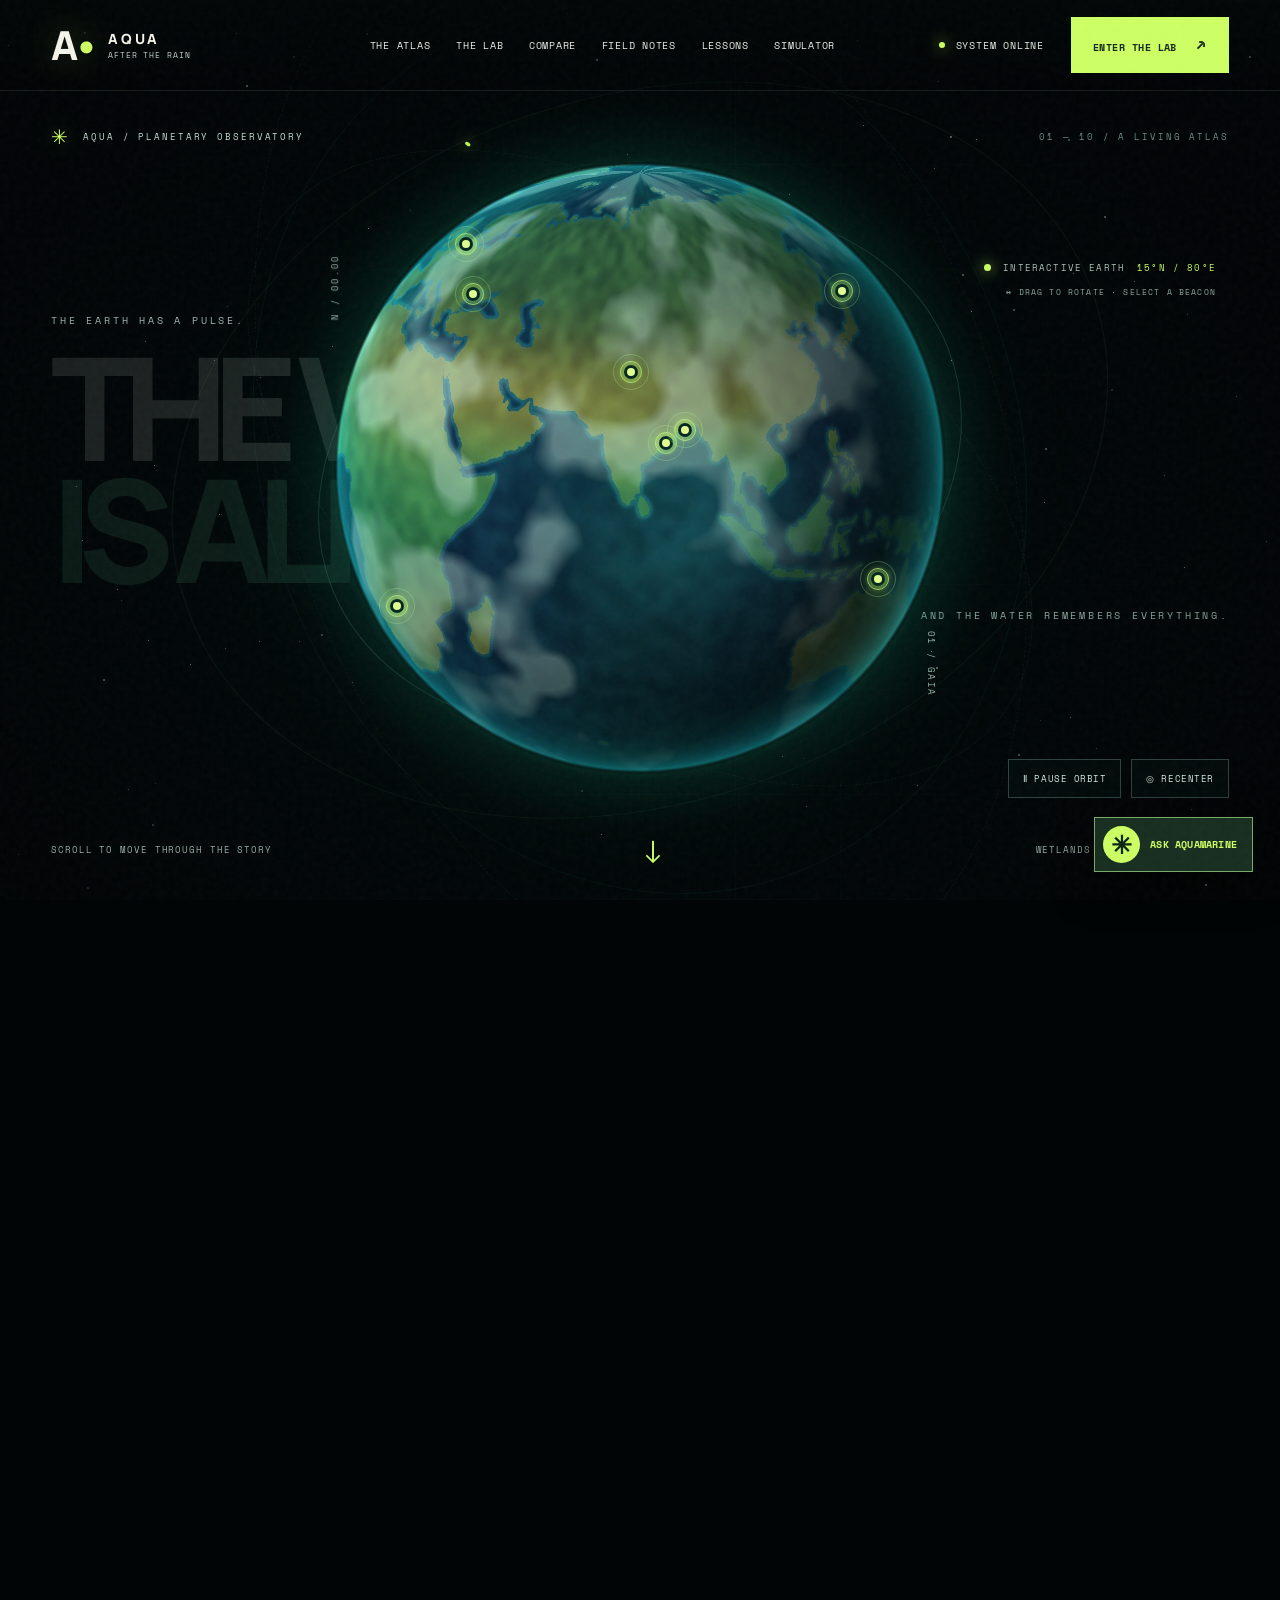
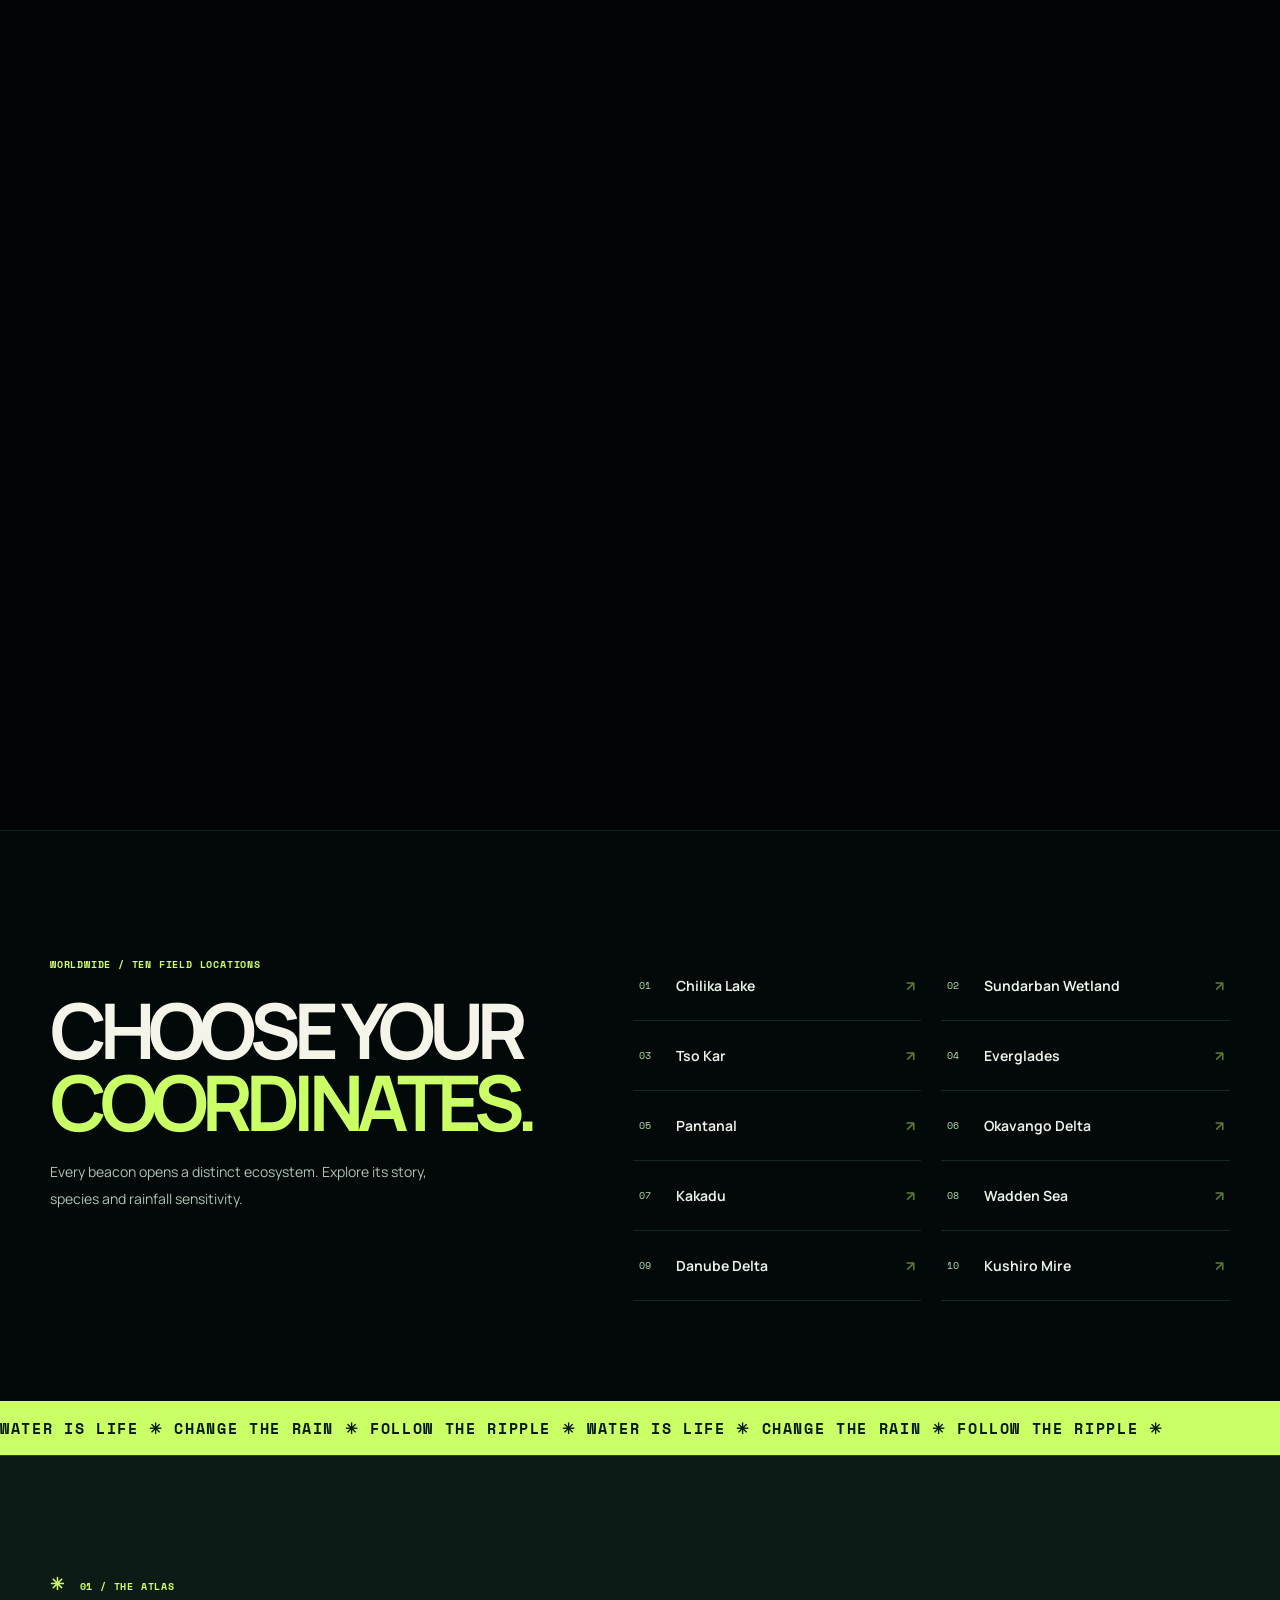
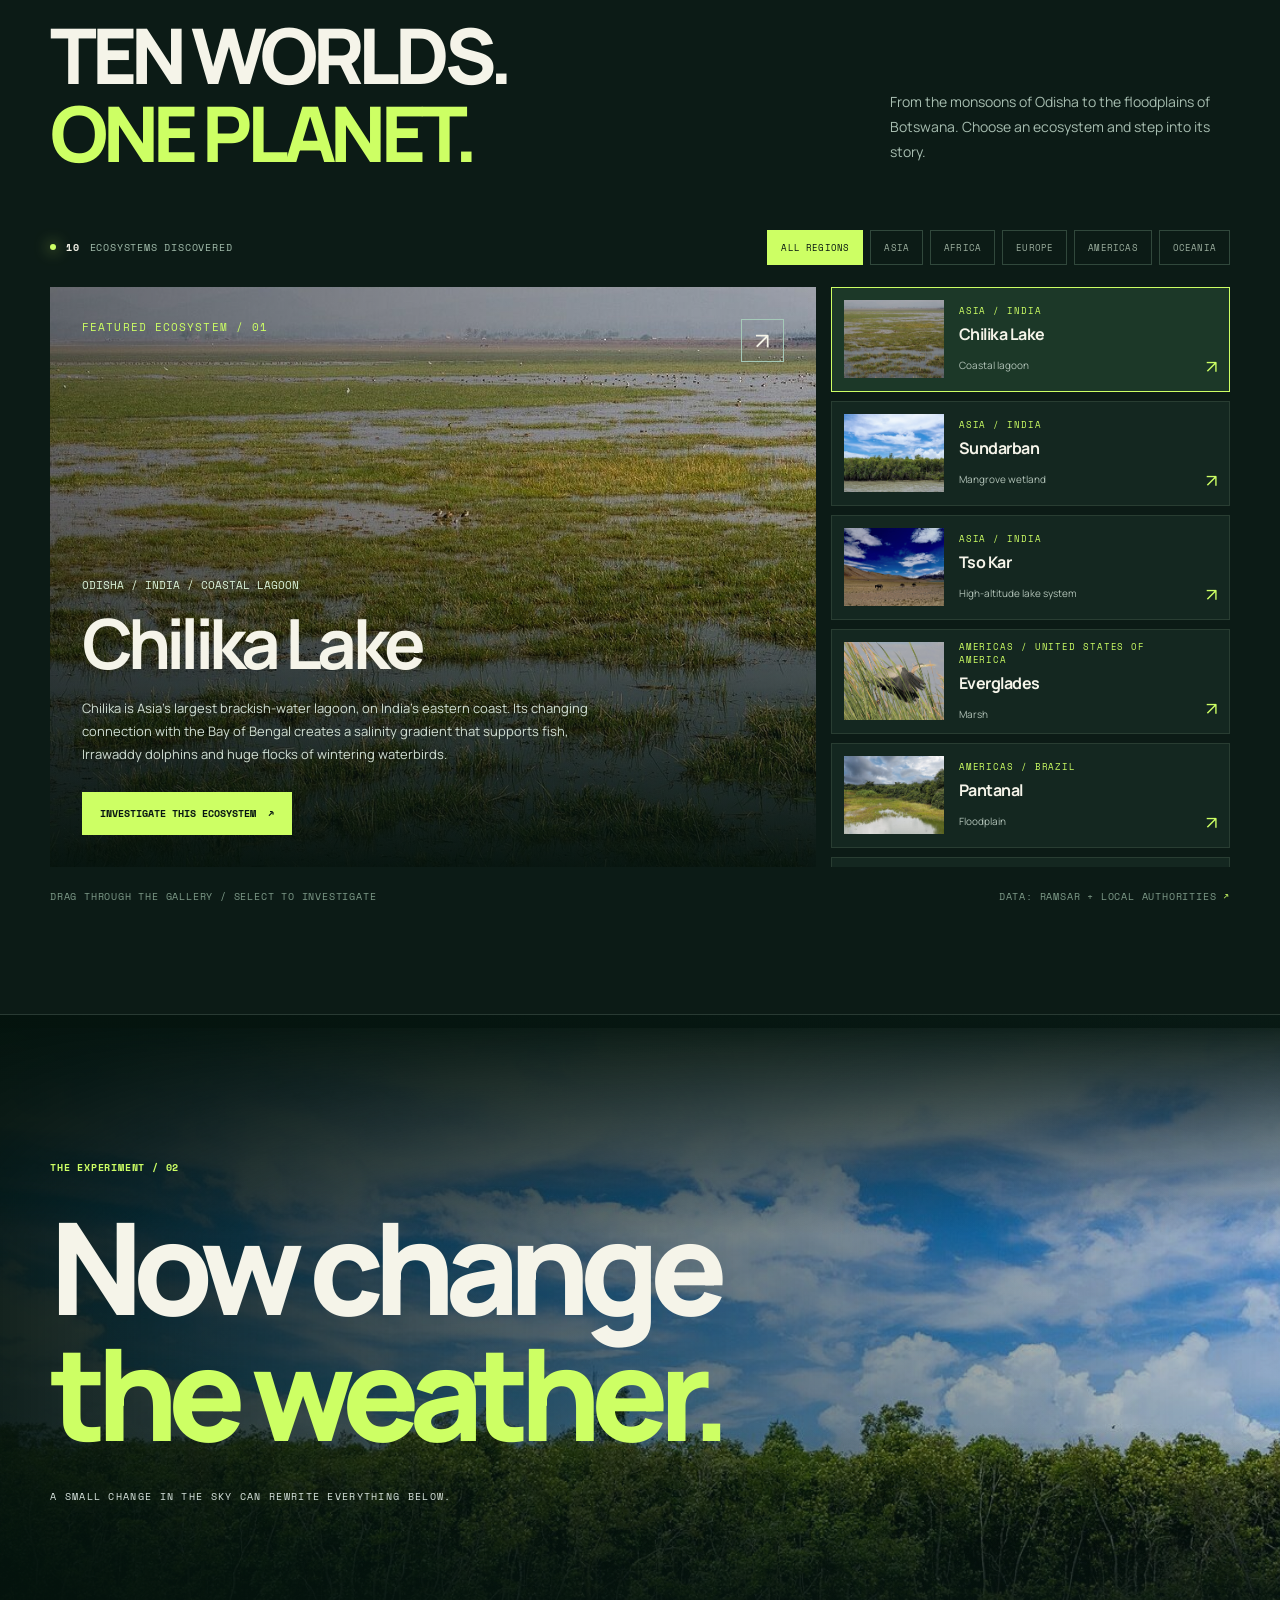
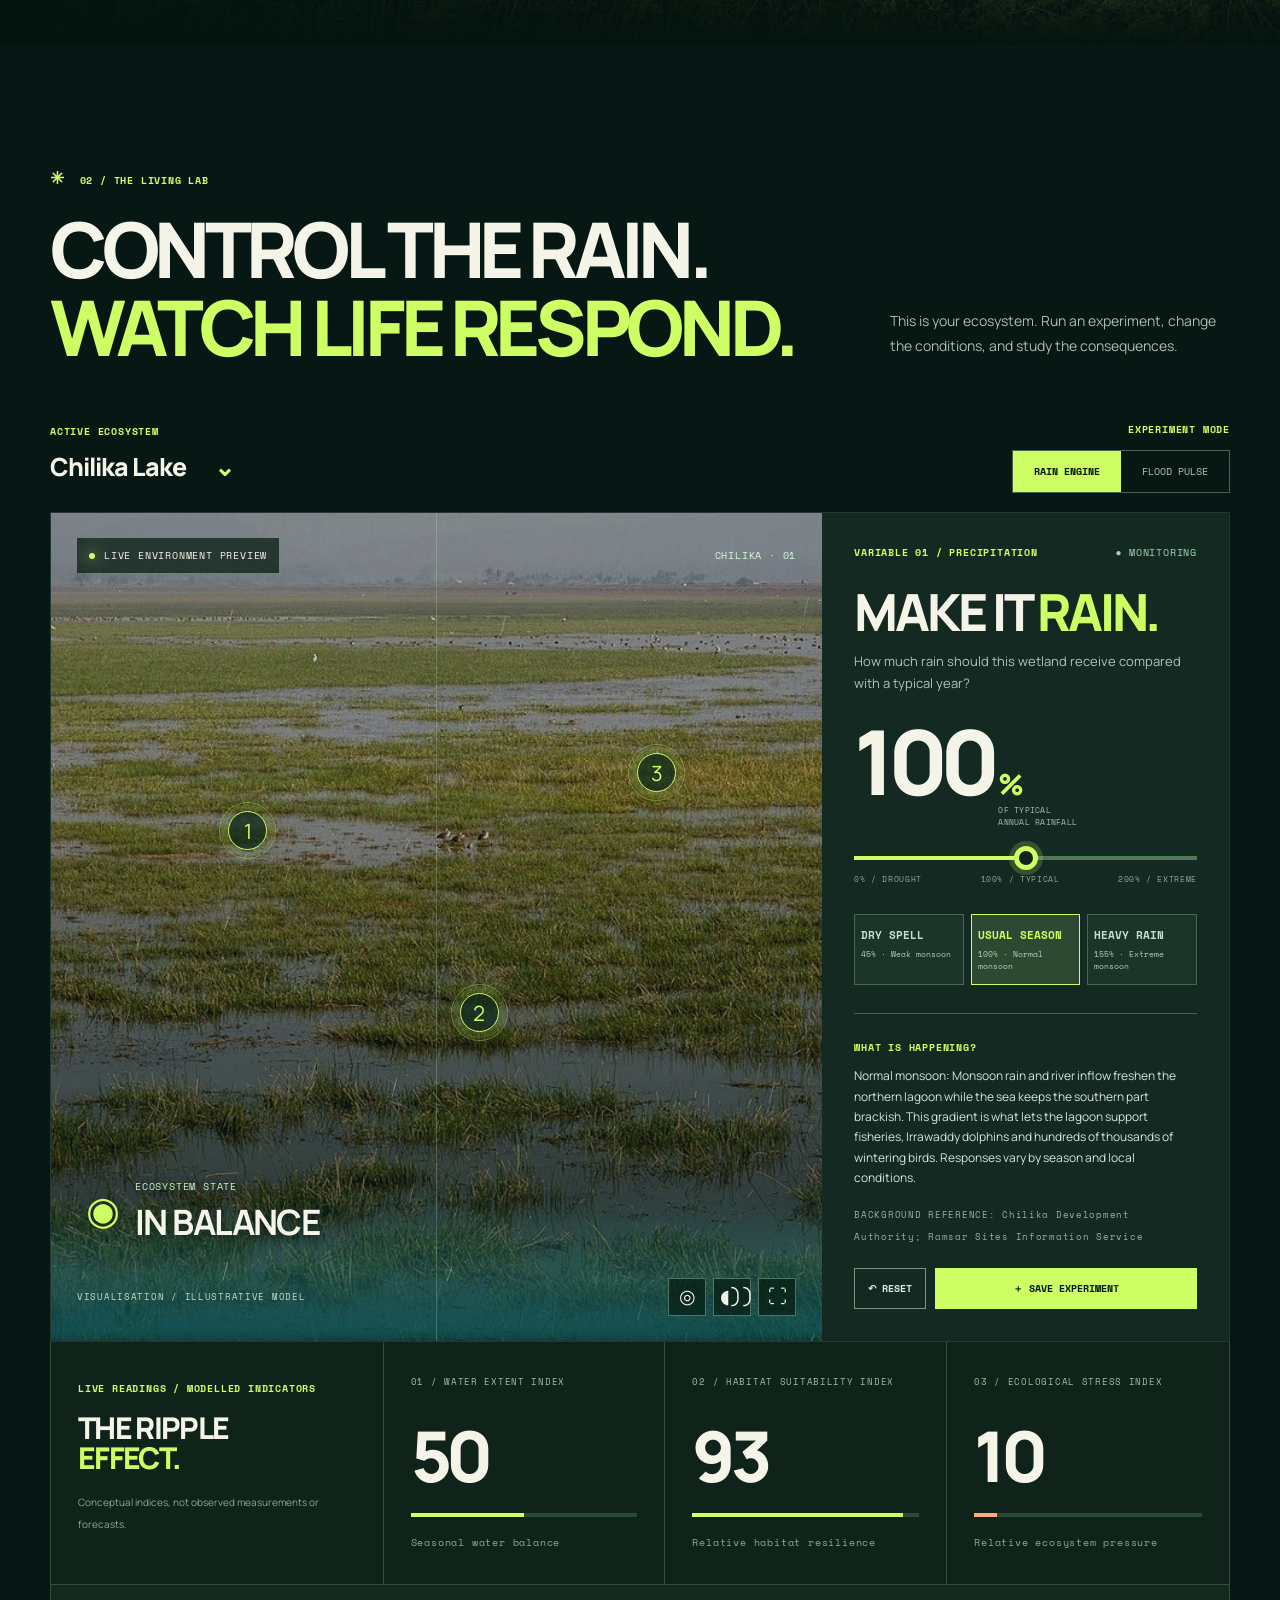
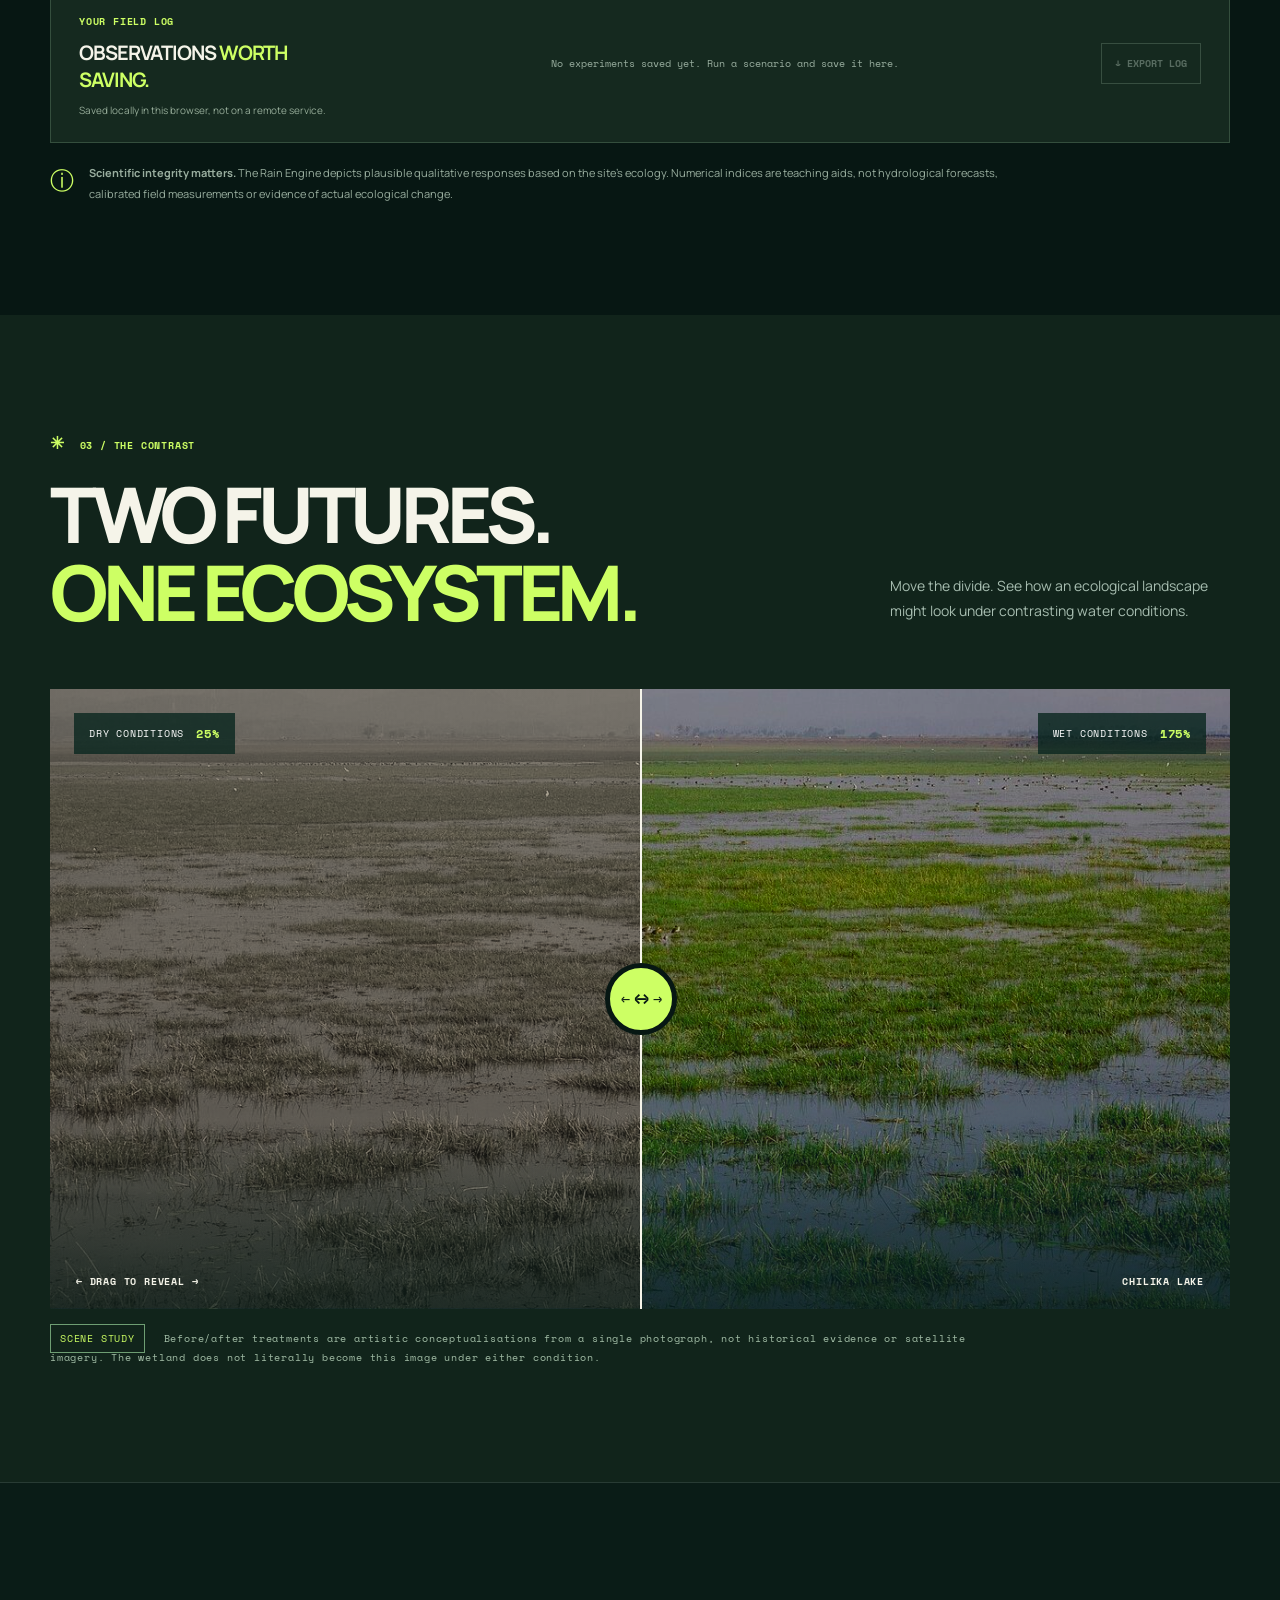
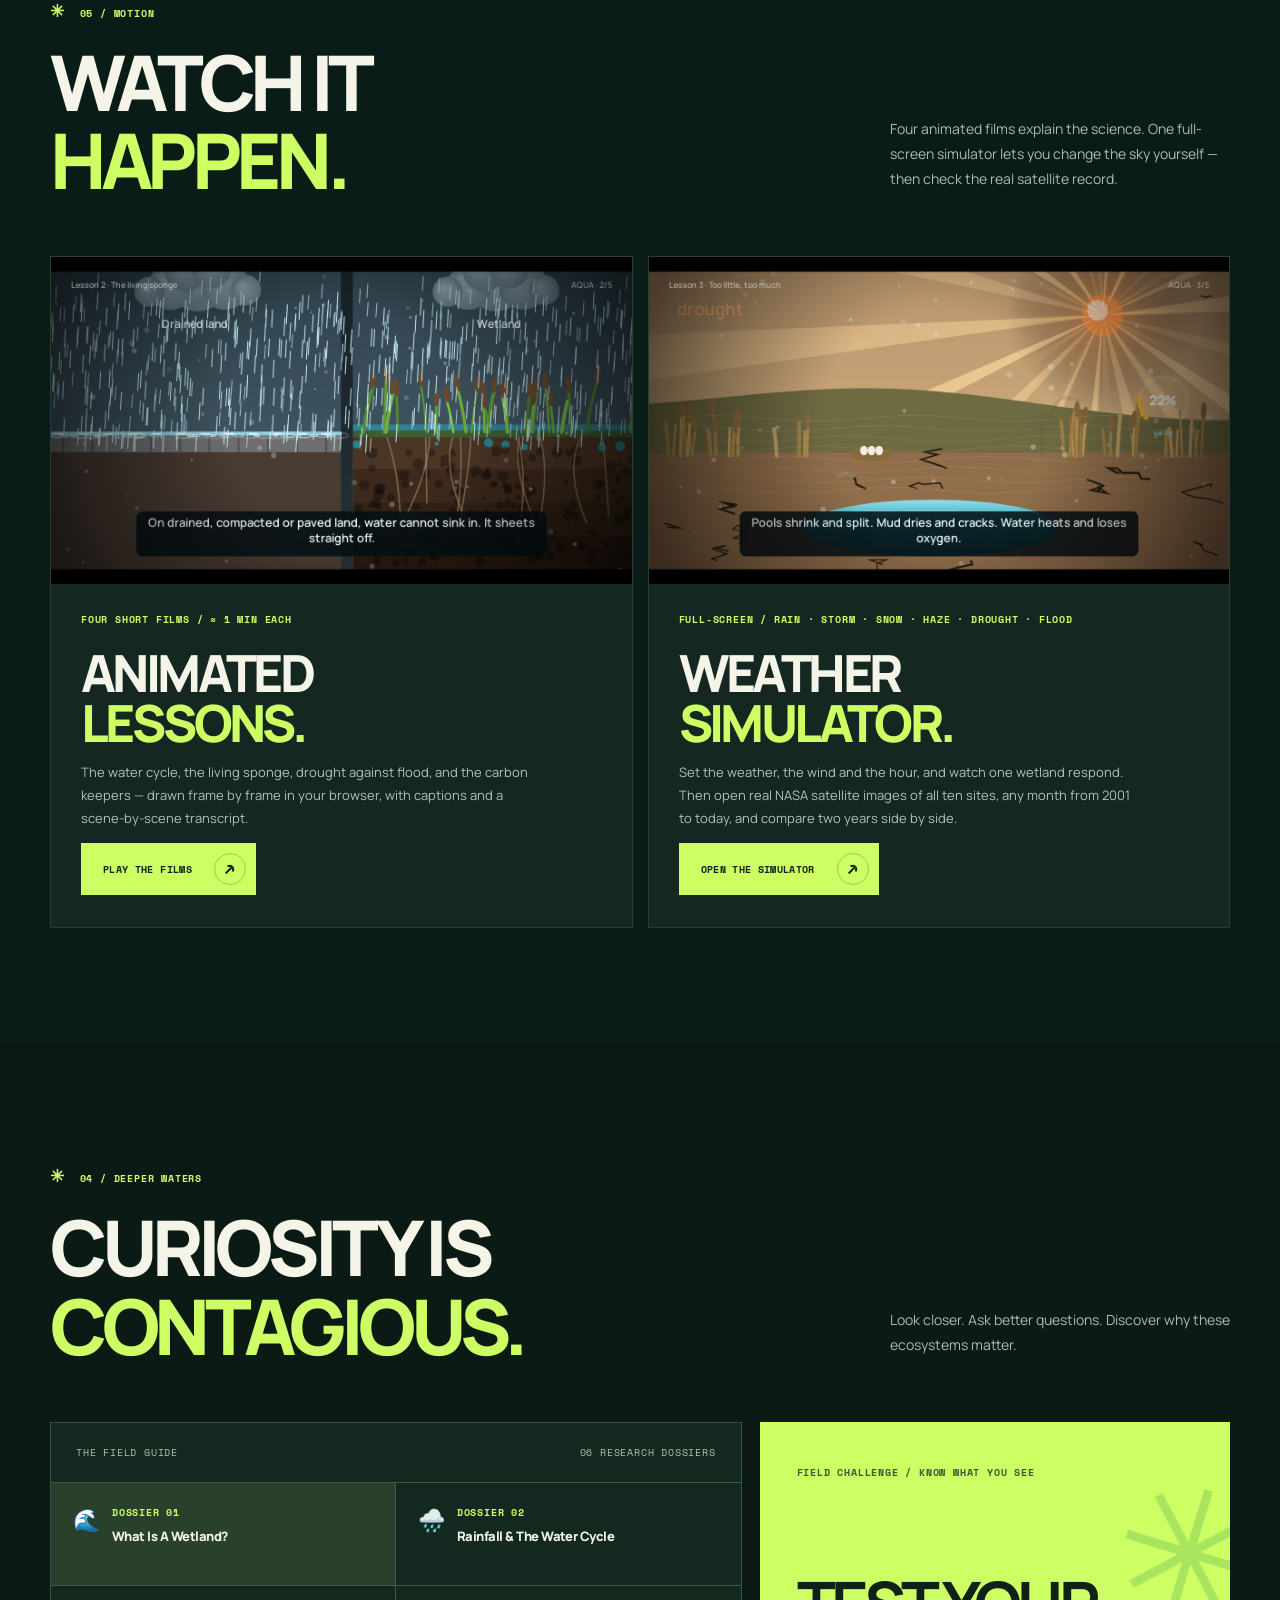
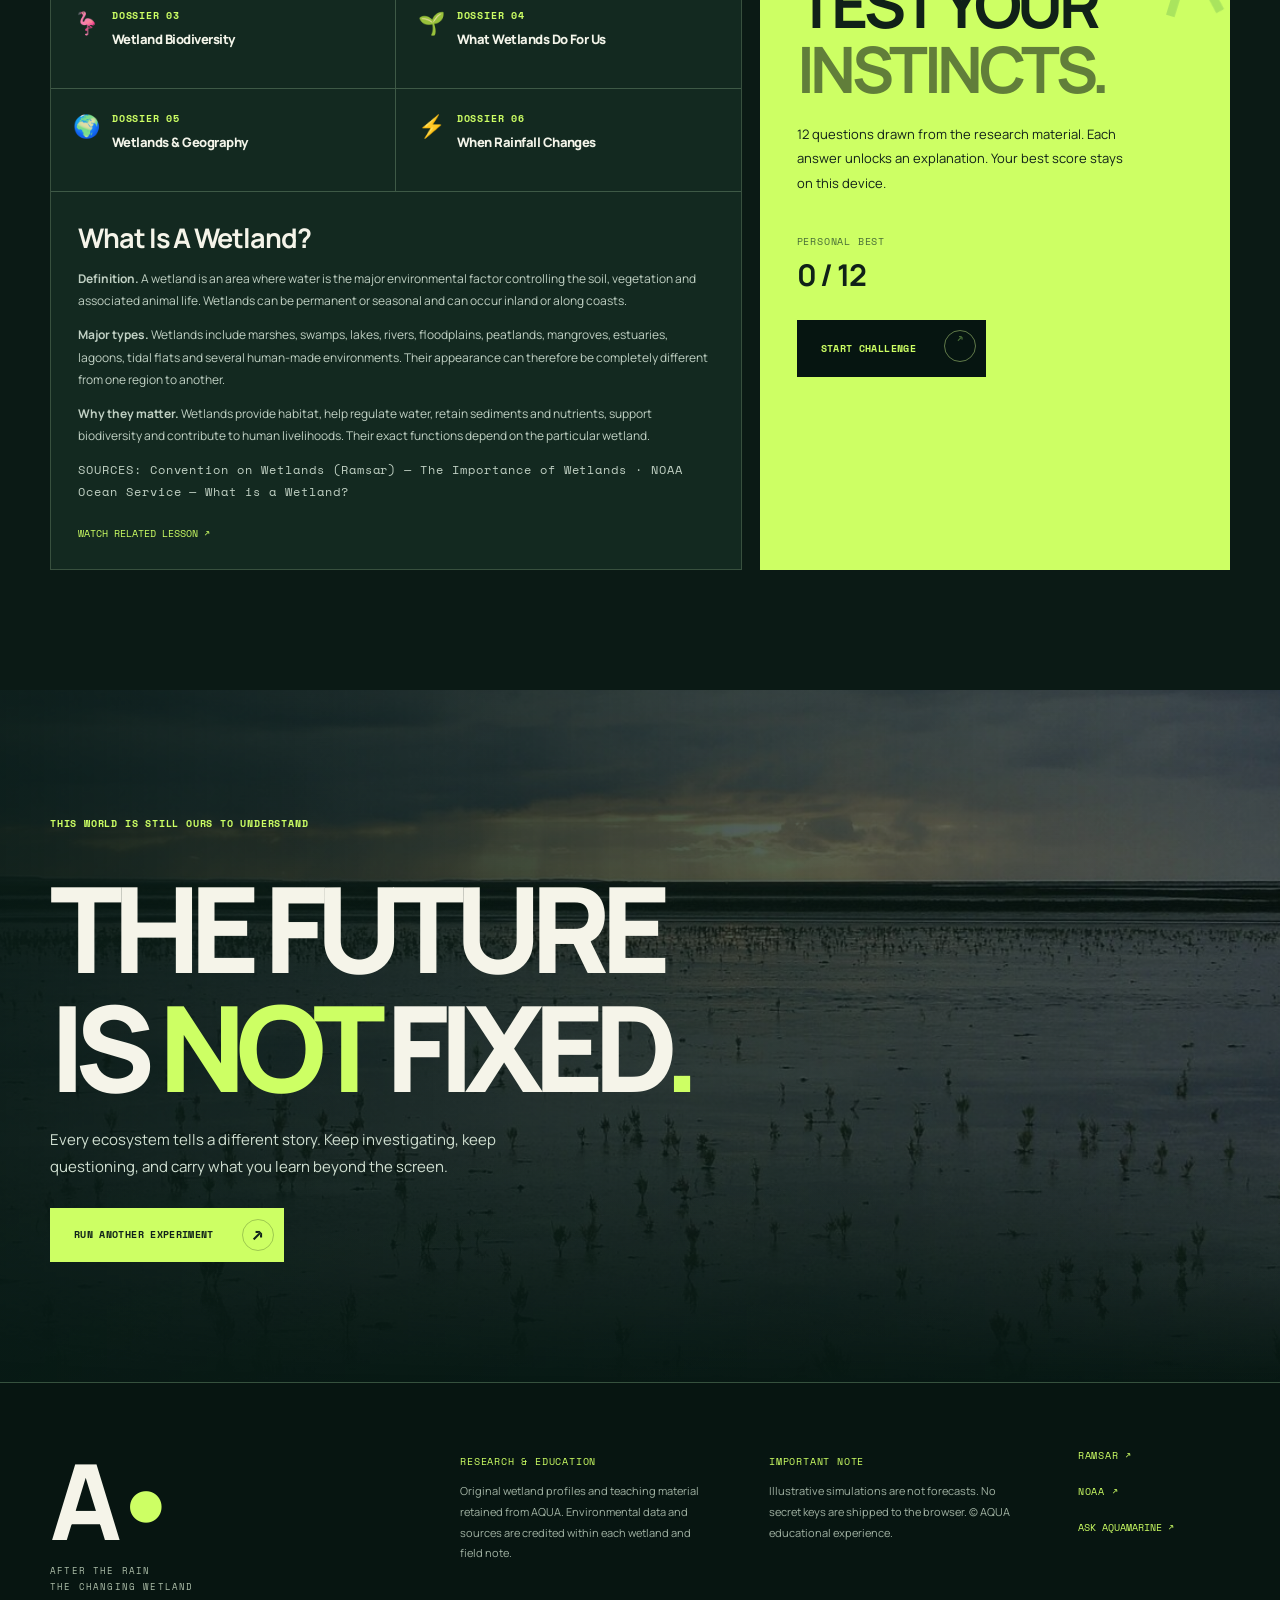
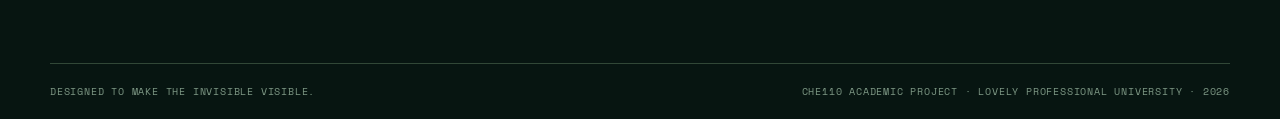
<file: index.html>
<!doctype html>
<html lang="en">
<head>
  <meta charset="UTF-8" />
  <meta name="viewport" content="width=device-width, initial-scale=1, viewport-fit=cover" />
  <meta name="theme-color" content="#020707" />
  <meta name="description" content="AQUA / AFTER THE RAIN — Spin a living Earth, discover ten wetlands, and experiment with the changing rain. An interactive environmental observatory." />
  <link rel="icon" type="image/png" href="/assets/wetlands/okavango.jpg" />
  <title>AQUA / After the Rain — An Immersive Wetland Observatory</title>
  <link rel="stylesheet" href="/styles.css" />
  <link rel="stylesheet" href="/globe.css" />
</head>
<body>
  <div id="progressBar" aria-hidden="true"></div>
  <div class="noise" aria-hidden="true"></div>
  <header class="site-header" id="top">
    <a class="brand" href="#top" aria-label="AQUA home"><span class="brand-mark">A<span class="brand-dot">•</span></span><span class="brand-words">AQUA <small>AFTER THE RAIN</small></span></a>
    <nav class="desktop-nav" aria-label="Main navigation"><a href="#atlas" data-nav="atlas">THE ATLAS</a><a href="#lab" data-nav="lab">THE LAB</a><a href="#compare" data-nav="compare">COMPARE</a><a href="#learn" data-nav="learn">FIELD NOTES</a><a href="lessons/">LESSONS</a><a href="simulator/">SIMULATOR</a></nav>
    <div class="header-actions"><span class="live-status"><span class="pulse-dot"></span> SYSTEM ONLINE</span><button class="icon-button mobile-menu" id="menuBtn" aria-label="Open navigation" aria-expanded="false">☰</button><button class="header-cta" data-goto="lab">ENTER THE LAB <span>↗</span></button></div>
  </header>
  <nav class="mobile-nav" id="mobileNav" aria-label="Mobile navigation"><a href="#atlas">Explore the atlas</a><a href="#lab">Rainfall laboratory</a><a href="#compare">Compare environments</a><a href="#learn">Field notes & challenges</a><a href="lessons/">Animated lessons</a><a href="simulator/">Weather simulator</a></nav>
  <main>
    <section class="planet-journey" id="planetHero" aria-labelledby="heroTitle">
      <div class="planet-sticky">
        <div class="starfield" id="starfield" aria-hidden="true"></div>
        <div class="planet-grid" aria-hidden="true"></div>
        <div class="planet-eyebrow"><span class="planet-signal">✳</span> AQUA / PLANETARY OBSERVATORY <span class="planet-record">01 — 10 / A LIVING ATLAS</span></div>
        <div class="planet-intro"><span class="intro-kicker">THE EARTH HAS A PULSE.</span><h1 id="heroTitle">THE WORLD<br><em>IS ALIVE.</em></h1><span class="intro-sub">AND THE WATER REMEMBERS EVERYTHING.</span></div>
        <div class="planet-ambient-rings" aria-hidden="true"><span></span><span></span><span></span></div>
        <div class="planet-stage" id="planetStage" style="--user-zoom:1">
          <div class="planet-halo" aria-hidden="true"></div><div class="planet-orbit orbit-one" aria-hidden="true"></div><div class="planet-orbit orbit-two" aria-hidden="true"></div>
          <canvas id="planetCanvas" class="planet-canvas" tabindex="0" aria-label="Interactive 3D Earth. Drag to rotate, use arrow keys, or select a wetland location." width="840" height="840"></canvas>
          <div class="planet-markers" id="planetMarkers" aria-label="Wetland markers on the rotating Earth"></div>
          <span class="planet-compass" aria-hidden="true">N / 00.00</span><span class="planet-equator" aria-hidden="true">01 / GAIA</span>
        </div>
        <div class="planet-story" aria-live="off">
          <article class="planet-story-card story-a"><span class="story-kicker">01 / THE LIVING SYSTEM</span><h2>NOT LAND.<br>NOT SEA.<br><em>EVERYTHING<br>BETWEEN.</em></h2><p>Across the planet, wetlands hold a fragile balance. Rainfall shapes their water, habitats and the life that depends on them.</p><span class="story-rule">EXPLORE THE INVISIBLE ↗</span></article>
          <article class="planet-story-card story-b"><span class="story-kicker">02 / CHANGING PATTERNS</span><h2>WHEN RAIN<br><em>CHANGES,</em><br>LIFE<br>ANSWERS.</h2><p>Drought. Delayed monsoons. Sudden floods. Explore how differently ten remarkable ecosystems can respond.</p><span class="story-rule">TEN ECOSYSTEMS / ONE SHARED PLANET ↗</span></article>
          <article class="planet-story-card story-c"><span class="story-kicker">03 / YOUR FIELD MISSION</span><h2>PICK<br><em>A POINT.</em><br>ENTER<br>ITS WORLD.</h2><p>Spin the globe. Select a glowing beacon. Open the field dossier, meet the species, then experiment with the rain.</p><button type="button" class="planet-discover" id="planetExplore">EXPLORE ALL TEN WETLANDS <span>↗</span></button></article>
        </div>
        <div class="planet-telemetry"><div><span class="telemetry-dot"></span> INTERACTIVE EARTH <strong id="planetPosition">15°N / 78°E</strong></div><div class="planet-drag-hint" id="planetHint">↔ DRAG TO ROTATE · SELECT A BEACON</div></div>
        <div class="planet-controls"><button id="planetAuto" type="button" aria-pressed="true">Ⅱ PAUSE ORBIT</button><button id="planetReset" type="button">◎ RECENTER</button></div>
        <div class="planet-down"><span>SCROLL TO MOVE THROUGH THE STORY</span><span class="down-symbol">↓</span><span>WETLANDS OF THE WORLD / 2026</span></div>
      </div>
    </section>
    <section class="planet-index" aria-labelledby="indexTitle"><div class="wrap planet-index-inner"><div class="index-lead"><span class="micro-tag">WORLDWIDE / TEN FIELD LOCATIONS</span><h2 id="indexTitle">CHOOSE YOUR<br><em>COORDINATES.</em></h2><p>Every beacon opens a distinct ecosystem. Explore its story, species and rainfall sensitivity.</p></div><div id="planetDirectory" class="planet-directory" aria-label="All ten interactive wetland locations"></div></div><div class="index-marquee" aria-hidden="true"><span>WATER IS LIFE ✳ CHANGE THE RAIN ✳ FOLLOW THE RIPPLE ✳ WATER IS LIFE ✳ CHANGE THE RAIN ✳ FOLLOW THE RIPPLE ✳</span></div></section>
    <section class="atlas-section" id="atlas" aria-labelledby="atlasTitle">
      <div class="wrap"><div class="section-heading" data-reveal><div><span class="micro-tag"><span class="green-glyph">✳</span> 01 / THE ATLAS</span><h2 id="atlasTitle">TEN WORLDS.<br><em>ONE PLANET.</em></h2></div><p>From the monsoons of Odisha to the floodplains of Botswana. Choose an ecosystem and step into its story.</p></div>
      <div class="atlas-toolbar"><div class="atlas-count"><span class="pulse-dot"></span> <strong id="atlasCount">10</strong> ECOSYSTEMS DISCOVERED</div><div class="region-filter" role="group" aria-label="Filter wetlands by region"><button class="chip active" data-filter="All">ALL REGIONS</button><button class="chip" data-filter="Asia">ASIA</button><button class="chip" data-filter="Africa">AFRICA</button><button class="chip" data-filter="Europe">EUROPE</button><button class="chip" data-filter="Americas">AMERICAS</button><button class="chip" data-filter="Oceania">OCEANIA</button></div></div>
      <div class="atlas-layout"><div class="featured-wetland" id="featuredWetland" data-reveal></div><div class="wetland-rail" id="wetlandRail" aria-label="Wetland list"></div></div>
      <div class="atlas-bottom"><span>DRAG THROUGH THE GALLERY / SELECT TO INVESTIGATE</span><span>DATA: RAMSAR + LOCAL AUTHORITIES <span class="tiny-arrow">↗</span></span></div></div>
    </section>
    <section class="cinematic-bridge" id="bridge" aria-label="A cinematic transition"><div class="bridge-photo parallax-layer" id="bridgeBg"></div><div class="bridge-overlay"></div><div class="bridge-inner wrap" data-reveal><span class="micro-tag">THE EXPERIMENT / 02</span><p>Now change<br><em>the weather.</em></p><span class="bridge-note">A SMALL CHANGE IN THE SKY CAN REWRITE EVERYTHING BELOW.</span></div></section>
    <section class="lab-section" id="lab" aria-labelledby="labTitle"><div class="wrap"><div class="section-heading lab-heading" data-reveal><div><span class="micro-tag"><span class="green-glyph">✳</span> 02 / THE LIVING LAB</span><h2 id="labTitle">CONTROL THE RAIN.<br><em>WATCH LIFE RESPOND.</em></h2></div><p>This is your ecosystem. Run an experiment, change the conditions, and study the consequences.</p></div>
      <div class="lab-selector"><div><span class="micro-tag">ACTIVE ECOSYSTEM</span><button class="wetland-selector" id="labWetlandBtn" aria-haspopup="listbox" aria-expanded="false"><span id="labWetlandName">Chilika Lake</span><span>⌄</span></button><div class="selector-menu" id="labWetlandMenu" role="listbox" aria-label="Choose wetland"></div></div><div class="lab-mode"><span class="micro-tag">EXPERIMENT MODE</span><div class="segmented" role="group" aria-label="Lab experiment"><button class="active" data-experiment="rain">RAIN ENGINE</button><button data-experiment="flood">FLOOD PULSE</button></div></div></div>
      <div class="lab-machine"><div class="simulation-viewport" id="simViewport"><img id="simPhoto" src="/assets/wetlands/chilika.jpg" alt="Wetland ecosystem"/><div class="simulation-atmosphere" id="simAtmosphere"></div><div class="water-overlay" id="simWater"></div><div class="storm-glow" id="stormGlow"></div><canvas id="rainCanvas" aria-hidden="true"></canvas><div class="bio-hotspots" id="bioHotspots" aria-label="Interactive ecosystem specimen markers"></div><div class="bio-inspector" id="bioInspector" role="status" aria-live="polite"></div><div class="view-grid" aria-hidden="true"></div><div class="viewport-top"><span class="view-label"><span class="pulse-dot"></span> LIVE ENVIRONMENT PREVIEW</span><span class="view-id" id="viewId">CHILIKA · 01</span></div><div class="viewport-center"><span id="stateIcon">◉</span><div><span class="view-kicker">ECOSYSTEM STATE</span><h3 id="stateName">IN BALANCE</h3></div></div><div class="viewport-bottom"><span>VISUALISATION / ILLUSTRATIVE MODEL</span><div class="viewport-actions"><button id="scanToggle" aria-label="Show or hide wildlife field scan" title="Field scan">◎</button><button id="soundToggle" aria-label="Toggle ambient rain audio" title="Toggle ambient rain audio">◖))</button><button id="immersiveToggle" aria-label="Toggle immersive mode" title="Immersive mode">⛶</button></div></div></div>
      <div class="lab-controls" id="labControls"><div class="controls-top"><span class="micro-tag">VARIABLE 01 / PRECIPITATION</span><span class="control-status" id="controlStatus">● MONITORING</span></div><h3>MAKE IT <em>RAIN.</em></h3><p class="controls-desc">How much rain should this wetland receive compared with a typical year?</p><div class="rain-readout"><span id="rainValue">100</span><div>% <small>OF TYPICAL<br>ANNUAL RAINFALL</small></div></div><input id="rainSlider" class="range-slider" type="range" min="0" max="200" step="1" value="100" aria-label="Rainfall as percentage of a normal year"/><div class="range-labels"><span>0% / DROUGHT</span><span>100% / TYPICAL</span><span>200% / EXTREME</span></div><div class="scenario-grid" id="scenarioGrid"></div><div class="pulse-actions hidden" id="pulseActions"><button id="playPulse">▶ RUN THE 72-HOUR FLOOD</button><small>Animate the conceptual flood response across three days.</small></div><div class="controls-rule"></div><div class="control-explanation"><span class="micro-tag">WHAT IS HAPPENING?</span><p id="scenarioExplanation">Choose a scenario or move the slider to study a possible response.</p><span class="source-line" id="scenarioSource">Source: Ramsar Sites Information Service</span></div><div class="controls-actions"><button class="outline-btn" id="resetLab">↶ RESET</button><button class="save-btn" id="saveExperiment">＋ SAVE EXPERIMENT</button></div></div></div>
      <div class="metric-panel"><div class="metric-intro"><span class="micro-tag">LIVE READINGS / MODELLED INDICATORS</span><p>THE RIPPLE<br><em>EFFECT.</em></p><small>Conceptual indices, not observed measurements or forecasts.</small></div><div class="metric" data-metric="water"><span>01 / WATER EXTENT INDEX</span><strong id="waterMetric">50</strong><div class="metric-track"><div id="waterBar"></div></div><small id="waterHint">Relative condition</small></div><div class="metric" data-metric="life"><span>02 / HABITAT SUITABILITY INDEX</span><strong id="lifeMetric">82</strong><div class="metric-track"><div id="lifeBar"></div></div><small id="lifeHint">Illustrative habitat response</small></div><div class="metric" data-metric="stress"><span>03 / ECOLOGICAL STRESS INDEX</span><strong id="stressMetric">18</strong><div class="metric-track"><div id="stressBar"></div></div><small id="stressHint">Illustrative ecosystem pressure</small></div></div>
      <div class="field-log"><div><span class="micro-tag">YOUR FIELD LOG</span><h3>OBSERVATIONS <em>WORTH SAVING.</em></h3><p>Saved locally in this browser, not on a remote service.</p></div><div id="recentExperiments" class="field-log-list"></div><button id="exportExperiments" class="outline-btn">↓ EXPORT LOG</button></div><div class="simulation-note"><span>ⓘ</span><p><strong>Scientific integrity matters.</strong> The Rain Engine depicts plausible qualitative responses based on the site's ecology. Numerical indices are teaching aids, not hydrological forecasts, calibrated field measurements or evidence of actual ecological change.</p></div>
      </div></section>
    <section class="compare-section" id="compare" aria-labelledby="compareTitle"><div class="wrap"><div class="section-heading" data-reveal><div><span class="micro-tag"><span class="green-glyph">✳</span> 03 / THE CONTRAST</span><h2 id="compareTitle">TWO FUTURES.<br><em>ONE ECOSYSTEM.</em></h2></div><p>Move the divide. See how an ecological landscape might look under contrasting water conditions.</p></div><div class="compare-stage" id="compareStage"><div class="compare-base"></div><div class="compare-before" id="compareBefore"></div><div class="compare-lines" id="compareLines" aria-hidden="true"></div><div class="compare-label compare-label-left">DRY CONDITIONS <strong>25%</strong></div><div class="compare-label compare-label-right">WET CONDITIONS <strong>175%</strong></div><div class="compare-divider" id="compareDivider"><div class="compare-grip">← <span>↔</span> →</div></div><input id="compareSlider" class="compare-range" type="range" min="0" max="100" value="50" aria-label="Reveal dry and wet scene"/><div class="compare-footer"><span>← DRAG TO REVEAL →</span><span id="comparePlace">CHILIKA LAKE</span></div></div><div class="compare-disclaimer"><span>SCENE STUDY</span> Before/after treatments are artistic conceptualisations from a single photograph, not historical evidence or satellite imagery. The wetland does not literally become this image under either condition.</div></div></section>
    <section class="motion-section" id="motion" aria-labelledby="motionTitle"><div class="wrap"><div class="section-heading" data-reveal><div><span class="micro-tag"><span class="green-glyph">✳</span> 05 / MOTION</span><h2 id="motionTitle">WATCH IT<br><em>HAPPEN.</em></h2></div><p>Four animated films explain the science. One full-screen simulator lets you change the sky yourself — then check the real satellite record.</p></div>
      <div class="motion-grid"><a class="motion-card" href="lessons/" data-reveal><canvas class="motion-preview" data-preview="lesson" width="640" height="360" aria-hidden="true"></canvas><div class="motion-body"><span class="micro-tag">FOUR SHORT FILMS / ≈ 1 MIN EACH</span><h3>ANIMATED<br><em>LESSONS.</em></h3><p>The water cycle, the living sponge, drought against flood, and the carbon keepers — drawn frame by frame in your browser, with captions and a scene-by-scene transcript.</p><span class="motion-cta">PLAY THE FILMS <span class="btn-circle">↗</span></span></div></a>
      <a class="motion-card" href="simulator/" data-reveal><canvas class="motion-preview" data-preview="sim" width="640" height="360" aria-hidden="true"></canvas><div class="motion-body"><span class="micro-tag">FULL-SCREEN / RAIN · STORM · SNOW · HAZE · DROUGHT · FLOOD</span><h3>WEATHER<br><em>SIMULATOR.</em></h3><p>Set the weather, the wind and the hour, and watch one wetland respond. Then open real NASA satellite images of all ten sites, any month from 2001 to today, and compare two years side by side.</p><span class="motion-cta">OPEN THE SIMULATOR <span class="btn-circle">↗</span></span></div></a></div></div></section>
    <section class="learn-section" id="learn" aria-labelledby="learnTitle"><div class="wrap"><div class="section-heading" data-reveal><div><span class="micro-tag"><span class="green-glyph">✳</span> 04 / DEEPER WATERS</span><h2 id="learnTitle">CURIOSITY IS<br><em>CONTAGIOUS.</em></h2></div><p>Look closer. Ask better questions. Discover why these ecosystems matter.</p></div><div class="learn-layout"><div class="notes-panel"><div class="notes-top"><span>THE FIELD GUIDE</span><span>06 RESEARCH DOSSIERS</span></div><div class="note-list" id="noteList"></div><div class="note-detail" id="noteDetail"><div class="note-detail-placeholder">SELECT A FIELD NOTE TO BEGIN ↗</div></div></div><div class="challenge-panel"><span class="micro-tag">FIELD CHALLENGE / KNOW WHAT YOU SEE</span><div class="challenge-icon">✳</div><h3>TEST YOUR<br><em>INSTINCTS.</em></h3><p>12 questions drawn from the research material. Each answer unlocks an explanation. Your best score stays on this device.</p><div class="quiz-start" id="quizStart"><div><span>PERSONAL BEST</span><strong id="bestScore">0 / 12</strong></div><button class="primary-btn" id="startQuiz">START CHALLENGE <span class="btn-circle">↗</span></button></div><div class="quiz-game hidden" id="quizGame"><div class="quiz-counter" id="quizCounter">QUESTION 1 OF 12</div><div class="quiz-progress"><span id="quizProgress"></span></div><h4 id="quizQuestion"></h4><div id="quizOptions" class="quiz-options"></div><p id="quizFeedback" role="status"></p><button class="outline-btn hidden" id="quizNext">NEXT QUESTION →</button></div></div></div></div></section>
    <section class="last-section" id="cta"><div class="last-photo parallax-layer"></div><div class="last-overlay"></div><div class="last-content wrap"><span class="micro-tag">THIS WORLD IS STILL OURS TO UNDERSTAND</span><h2>THE FUTURE<br>IS <em>NOT</em> FIXED<span>.</span></h2><p>Every ecosystem tells a different story. Keep investigating, keep questioning, and carry what you learn beyond the screen.</p><button class="primary-btn" data-goto="lab">RUN ANOTHER EXPERIMENT <span class="btn-circle">↗</span></button></div></section>
  </main>
  <footer class="site-footer"><div class="wrap footer-grid"><div class="footer-brand">A<span>•</span><small>AFTER THE RAIN<br>THE CHANGING WETLAND</small></div><div class="footer-info"><span>RESEARCH & EDUCATION</span><p>Original wetland profiles and teaching material retained from AQUA. Environmental data and sources are credited within each wetland and field note.</p></div><div class="footer-info"><span>IMPORTANT NOTE</span><p>Illustrative simulations are not forecasts. No secret keys are shipped to the browser. © AQUA educational experience.</p></div><div class="footer-links"><a href="https://www.ramsar.org/" target="_blank" rel="noopener noreferrer">RAMSAR ↗</a><a href="https://www.noaa.gov/" target="_blank" rel="noopener noreferrer">NOAA ↗</a><button id="openAssistantFooter">ASK AQUAMARINE ↗</button></div></div><div class="footer-base wrap"><span>DESIGNED TO MAKE THE INVISIBLE VISIBLE.</span><span>CHE110 ACADEMIC PROJECT · LOVELY PROFESSIONAL UNIVERSITY · 2026</span></div></footer>
  <button class="assistant-trigger" id="assistantTrigger" aria-label="Open Aquamarine learning assistant"><span class="assistant-orb">✳</span><span>ASK AQUAMARINE</span></button>
  <aside class="assistant-drawer" id="assistantDrawer" aria-label="Aquamarine learning assistant" aria-hidden="true"><div class="assistant-head"><div><span class="micro-tag">KNOWLEDGE PARTNER / AQUAMARINE</span><strong>ASK WHAT THE WATER KNOWS.</strong></div><button id="closeAssistant" aria-label="Close assistant">✕</button></div><div class="assistant-messages" id="assistantMessages" role="log" aria-live="polite"><p class="assistant-bot">Welcome to the observatory. Ask me about wetlands, wildlife, rain or any of the featured ecosystems. I can answer questions about wetlands and general knowledge when online AI is connected. An offline wetland guide remains available.</p></div><form id="assistantForm"><label class="sr-only" for="assistantInput">Your question</label><input id="assistantInput" maxlength="500" placeholder="Why does too much rain hurt a wetland?" required/><button type="submit" aria-label="Send question">↗</button></form><div class="assistant-suggestions"><button data-ask="What makes a wetland important?">WHY WETLANDS?</button><button data-ask="What happens during a drought?">DROUGHT</button><button data-ask="Tell me about this wetland">THIS WETLAND</button></div></aside>
  <section class="wetland-portal" id="wetlandPortal" role="dialog" aria-modal="true" aria-labelledby="portalTitle" aria-hidden="true" tabindex="-1">
    <div class="portal-hero" id="portalHero"><div class="portal-photo" id="portalPhoto"></div><div class="portal-photo-shade"></div><div class="portal-topline"><span><span class="telemetry-dot"></span> AQUA / FIELD DOSSIER</span><button class="portal-close" id="portalClose" aria-label="Close wetland experience">CLOSE EXPERIENCE <span>✕</span></button></div><div class="portal-header"><div><span class="portal-overline" id="portalEyebrow">01 / 10 • ASIA / INDIA</span><h2 id="portalTitle">CHILIKA<br><em>LAKE.</em></h2><p id="portalTagline"></p><div class="portal-hero-actions"><button id="portalLaunchLab" type="button" class="portal-primary">ENTER RAIN ENGINE ↗</button><button id="portalExploreSpecies" type="button" class="portal-minor">DISCOVER WILDLIFE ↓</button><a id="portalHistory" class="portal-minor" href="simulator/#site=chilika">SATELLITE HISTORY ↗</a></div></div><div class="portal-coordinate"><span>APPROXIMATE SITE CENTRE</span><strong id="portalCoords">19.7° N / 85.3° E</strong><span>ECOSYSTEM / LIVE DOSSIER</span></div></div><div class="portal-photo-caption">FIELD IMAGE · ORIGINAL AQUA COLLECTION <span>SCROLL TO INVESTIGATE ↓</span></div></div>
    <div class="portal-content"><div class="portal-nav-strip"><span>FIELD FILE / <strong id="portalFileNumber">01</strong> OF 10</span><div class="portal-tabs" role="tablist" aria-label="Wetland dossier sections"><button role="tab" aria-selected="true" data-portal-tab="overview">OVERVIEW</button><button role="tab" aria-selected="false" data-portal-tab="rainfall">RAINFALL STORIES</button><button role="tab" aria-selected="false" data-portal-tab="wildlife">LIVING SPECIES</button></div></div><div id="portalTabContent" class="portal-tab-body"></div><div class="portal-bottom-bar"><button id="portalPrevious" type="button">← PREVIOUS SITE</button><button id="portalNext" type="button">NEXT SITE →</button></div></div>
  </section>
  <div class="toast" id="toast" role="status"></div>
  <script defer src="/globe.js"></script>
  <script defer src="/portals.js"></script>
  <script type="module" src="/app.js"></script>
<script src="lessons/engine.js"></script><script src="lessons/modules-a.js"></script><script src="lessons/modules-b.js"></script>
<script>(()=>{const A=window.AquaLessons;if(!A)return;const reduce=matchMedia('(prefers-reduced-motion: reduce)').matches;const cards=[...document.querySelectorAll('.motion-preview')];const mods={lesson:A.modules[1],sim:A.modules[2]};const t0={lesson:A.sceneStarts(A.modules[1])[1]+6,sim:A.sceneStarts(A.modules[2])[2]+9};let on=false;const io=new IntersectionObserver(es=>{on=es.some(e=>e.isIntersecting)},{threshold:.1});cards.forEach(c=>io.observe(c));const start=performance.now();function tick(now){requestAnimationFrame(tick);if(!on||document.hidden)return;const dt=reduce?0:(now-start)/1000;for(const c of cards){const k=c.dataset.preview,ctx=c.getContext('2d');A.render(mods[k],ctx,c.width,c.height,t0[k]+(dt%12)*.4)}}requestAnimationFrame(tick)})();</script>
</body>
</html>
</file>
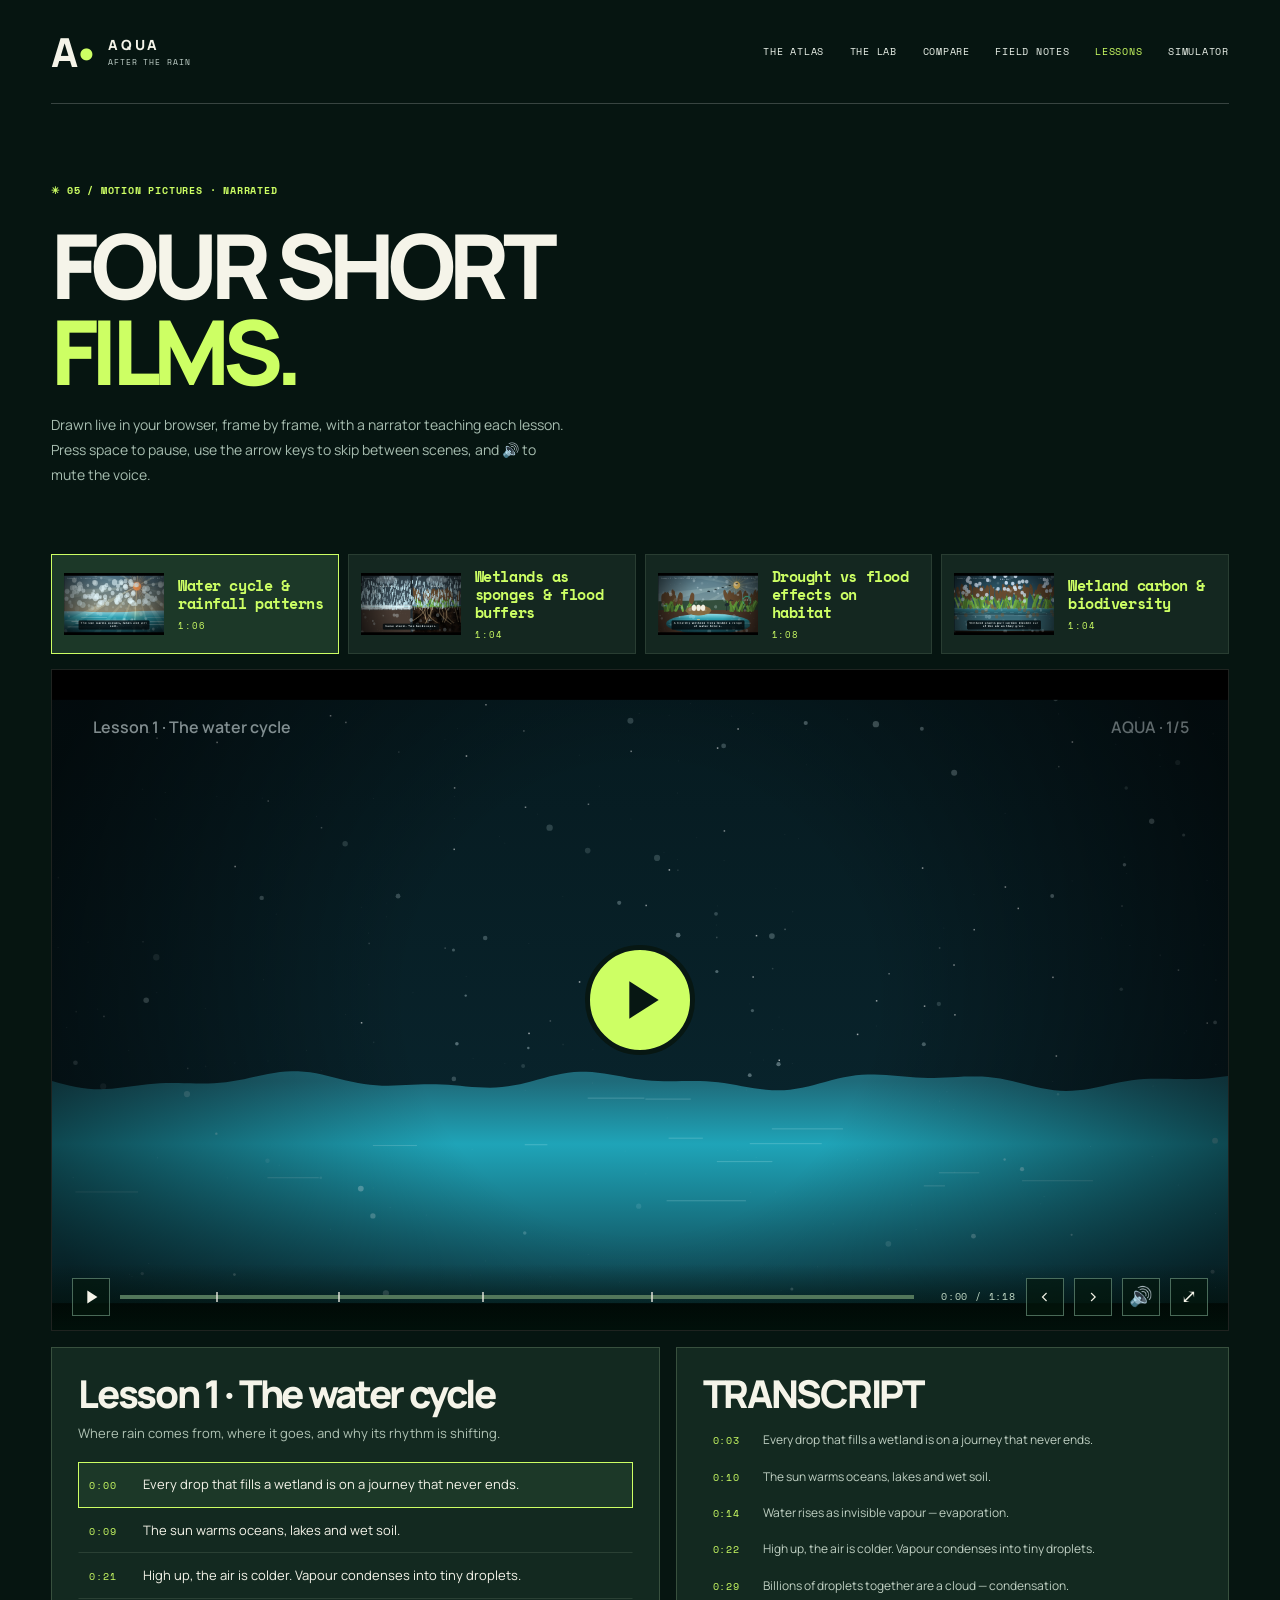
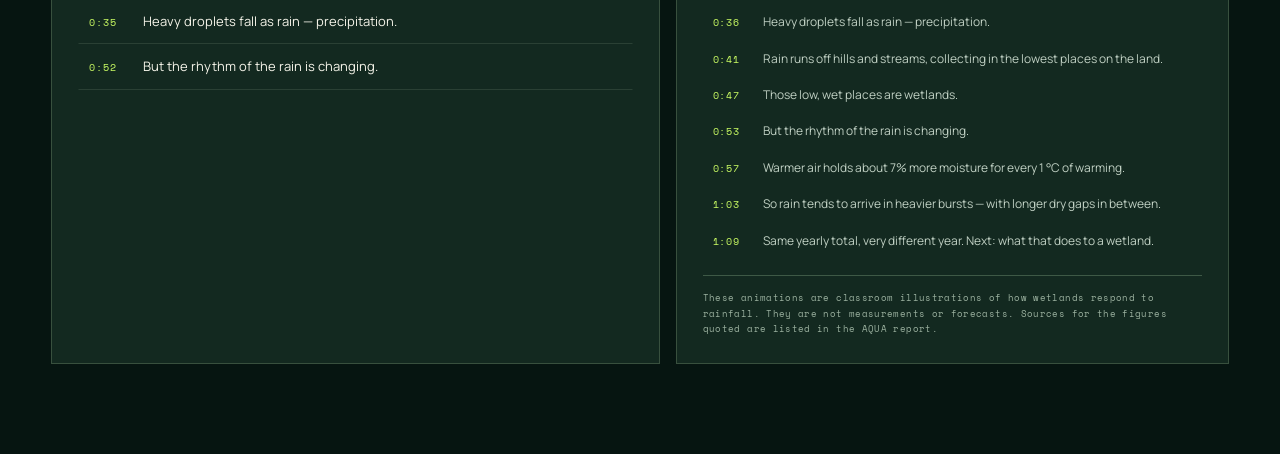
<file: lessons/index.html>
<!doctype html>
<html lang="en">
<head>
  <meta charset="utf-8">
  <meta name="viewport" content="width=device-width, initial-scale=1, viewport-fit=cover">
  <title>AQUA · Animated lessons</title>
  <meta name="description" content="Four animated lessons on rainfall, wetlands, floods, drought and carbon — part of AQUA / After the Rain.">
  <link rel="stylesheet" href="lessons.css">
</head>
<body>
  <header class="site-header">
    <a class="brand" href="../index.html" aria-label="AQUA home"><span class="brand-mark">A<span class="brand-dot">•</span></span><span class="brand-words">AQUA <small>AFTER THE RAIN</small></span></a>
    <nav class="desktop-nav" aria-label="Main navigation"><a href="../index.html#atlas">THE ATLAS</a><a href="../index.html#lab">THE LAB</a><a href="../index.html#compare">COMPARE</a><a href="../index.html#learn">FIELD NOTES</a><a href="./" class="active">LESSONS</a><a href="../simulator/">SIMULATOR</a></nav>
  </header>
  <header class="top">
    <span class="micro-tag">✳ 05 / MOTION PICTURES · NARRATED</span>
    <h1>FOUR SHORT<br><em>FILMS.</em></h1>
    <p class="lede">Drawn live in your browser, frame by frame, with a narrator teaching each lesson. Press space to pause, use the arrow keys to skip between scenes, and 🔊 to mute the voice.</p>
  </header>

  <main>
    <nav class="picker" id="picker" aria-label="Choose a lesson"></nav>

    <section class="stage" id="stage">
      <canvas id="screen" aria-label="Lesson animation"></canvas>
      <button class="bigplay" id="bigplay" aria-label="Play lesson">
        <svg viewBox="0 0 24 24" width="64" height="64" aria-hidden="true"><path d="M8 5v14l11-7z" fill="currentColor"/></svg>
      </button>
      <div class="hud">
        <button id="play" class="icon" aria-label="Play or pause">
          <svg class="ic-play" viewBox="0 0 24 24" width="22" height="22" aria-hidden="true"><path d="M8 5v14l11-7z" fill="currentColor"/></svg>
          <svg class="ic-pause" viewBox="0 0 24 24" width="22" height="22" aria-hidden="true"><path d="M6 5h4v14H6zm8 0h4v14h-4z" fill="currentColor"/></svg>
        </button>
        <div class="timeline" id="timeline" role="slider" aria-label="Lesson progress" aria-valuemin="0" aria-valuemax="100" aria-valuenow="0" tabindex="0">
          <div class="track"><div class="fill" id="fill"></div><div class="markers" id="markers"></div></div>
        </div>
        <span class="clock" id="clock">0:00 / 0:00</span>
        <button id="prev" class="icon" aria-label="Previous scene">‹</button>
        <button id="next" class="icon" aria-label="Next scene">›</button>
        <button id="mute" class="icon" aria-label="Narration on or off" aria-pressed="false">🔊</button>
        <button id="full" class="icon" aria-label="Fullscreen">⤢</button>
      </div>
    </section>

    <section class="below">
      <div class="scenes">
        <h2 id="lesson-title"></h2>
        <p id="lesson-summary" class="summary"></p>
        <ol id="scene-list" class="scene-list"></ol>
      </div>
      <div class="transcript">
        <h2>TRANSCRIPT</h2>
        <ol id="transcript"></ol>
        <p class="note">These animations are classroom illustrations of how wetlands respond to rainfall. They are not measurements or forecasts. Sources for the figures quoted are listed in the AQUA report.</p>
      </div>
    </section>
  </main>

  <script src="engine.js"></script>
  <script src="modules-a.js"></script>
  <script src="modules-b.js"></script>
  <script src="player.js"></script>
</body>
</html>
</file>
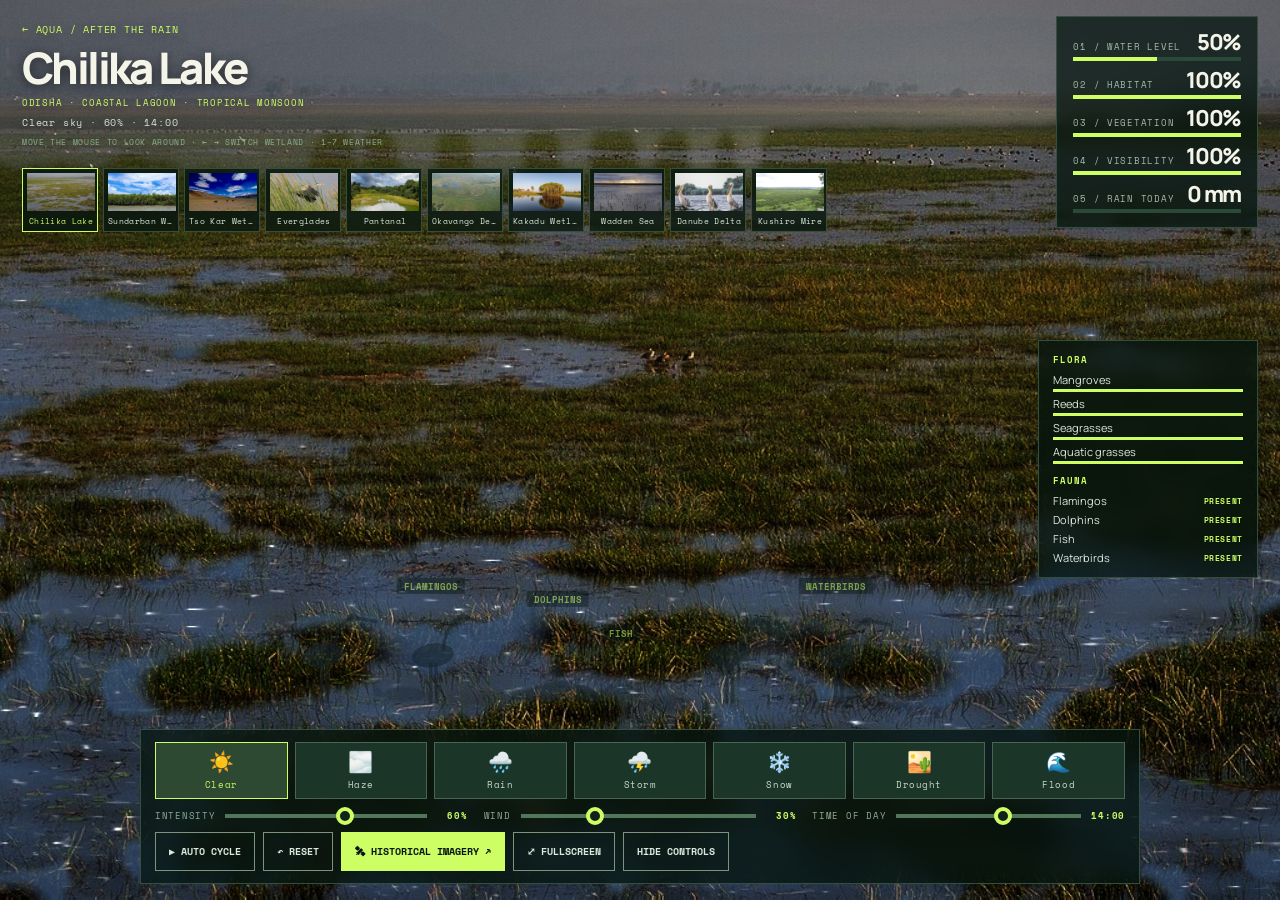
<file: simulator/index.html>
<!doctype html>
<html lang="en">
<head>
  <meta charset="utf-8">
  <meta name="viewport" content="width=device-width, initial-scale=1, viewport-fit=cover">
  <title>AQUA · Wetland weather simulator</title>
  <link rel="stylesheet" href="simulator.css">
</head>
<body>
  <canvas id="scene" aria-label="The chosen wetland, responding to the weather"></canvas>
  <canvas id="life" aria-hidden="true"></canvas>

  <header class="brand">
    <a href="../index.html" class="back" title="Back to AQUA">← AQUA / AFTER THE RAIN</a>
    <h1 id="title"><span id="site-name">Wetland</span></h1>
    <p id="site-meta" class="meta"></p>
    <p id="status">Clear sky</p>
    <p class="hint">MOVE THE MOUSE TO LOOK AROUND · ← → SWITCH WETLAND · 1–7 WEATHER</p>
  </header>

  <nav class="sites" id="sites" aria-label="Choose a wetland"></nav>

  <aside class="lifepanel" id="lifepanel" aria-label="Flora and fauna of this wetland">
    <h2>FLORA</h2><ul id="flora"></ul>
    <h2>FAUNA</h2><ul id="fauna"></ul>
  </aside>

  <aside class="readout" id="readout" aria-live="polite">
    <div><span>01 / WATER LEVEL</span><b id="r-water">50%</b><i><u id="b-water"></u></i></div>
    <div><span>02 / HABITAT</span><b id="r-hab">100%</b><i><u id="b-hab"></u></i></div>
    <div><span>03 / VEGETATION</span><b id="r-veg">100%</b><i><u id="b-veg"></u></i></div>
    <div><span>04 / VISIBILITY</span><b id="r-vis">100%</b><i><u id="b-vis"></u></i></div>
    <div><span>05 / RAIN TODAY</span><b id="r-rain">0 mm</b><i><u id="b-rain"></u></i></div>
  </aside>

  <nav class="dock" id="dock" aria-label="Weather controls">
    <div class="modes" id="modes">
      <button data-mode="clear"   title="Key 1">☀️<span>Clear</span></button>
      <button data-mode="haze"    title="Key 2">🌫️<span>Haze</span></button>
      <button data-mode="rain"    title="Key 3">🌧️<span>Rain</span></button>
      <button data-mode="storm"   title="Key 4">⛈️<span>Storm</span></button>
      <button data-mode="snow"    title="Key 5">❄️<span>Snow</span></button>
      <button data-mode="drought" title="Key 6">🏜️<span>Drought</span></button>
      <button data-mode="flood"   title="Key 7">🌊<span>Flood</span></button>
    </div>
    <div class="sliders">
      <label>INTENSITY <input type="range" id="intensity" min="0" max="100" value="60"><output id="o-int">60%</output></label>
      <label>WIND <input type="range" id="wind" min="0" max="100" value="30"><output id="o-wind">30%</output></label>
      <label>TIME OF DAY <input type="range" id="hour" min="0" max="24" step="0.25" value="14"><output id="o-hour">14:00</output></label>
    </div>
    <div class="actions">
      <button id="auto" class="pill" aria-pressed="false">▶ AUTO CYCLE</button>
      <button id="reset" class="pill">↶ RESET</button>
      <button id="history" class="pill accent">🛰 HISTORICAL IMAGERY ↗</button>
      <button id="full" class="pill" title="Key F">⤢ FULLSCREEN</button>
      <button id="hide" class="pill" title="Key H">HIDE CONTROLS</button>
    </div>
  </nav>
  <button id="show" class="show" hidden>SHOW CONTROLS</button>

  <section class="panel" id="panel" hidden aria-label="Historical satellite imagery">
    <header>
      <span class="micro-tag">✳ 06 / THE RECORD</span>
      <h2>THE SAME WETLAND,<br>YEARS APART.</h2>
      <p>Real NASA MODIS images of the chosen wetland, any day from 2000 to today. Drag the handle to compare two years.</p>
      <button id="close" class="icon" aria-label="Close">✕</button>
    </header>
    <div class="controls">
      <label>WETLAND <select id="site"></select></label>
      <label>MONTH <select id="month"></select></label>
      <label>ZOOM <select id="zoom"><option value="7">Region</option><option value="8" selected>Wetland</option><option value="9">Close</option></select></label>
      <label class="year">YEAR A <input type="range" id="yearA" min="2001" max="2026" value="2003"><output id="o-yearA">2003</output></label>
      <label class="year">YEAR B <input type="range" id="yearB" min="2001" max="2026" value="2025"><output id="o-yearB">2025</output></label>
      <button id="load" class="pill accent">LOAD IMAGES ↗</button>
    </div>
    <div class="compare" id="compare">
      <canvas id="imgA"></canvas>
      <div class="clip" id="clip"><canvas id="imgB"></canvas></div>
      <div class="handle" id="handle"><span></span></div>
      <div class="tagA" id="tagA"></div><div class="tagB" id="tagB"></div>
      <p class="loading" id="loading" hidden>LOADING SATELLITE TILES…</p>
    </div>
    <p class="credit">Imagery: NASA Global Imagery Browse Services (GIBS), MODIS Terra corrected-reflectance true colour, ~250 m per pixel. Clouds and haze are part of the real image for that day; try a different month if the view is cloudy. Site coordinates are approximate centres.</p>
  </section>

  <script type="importmap">{"imports":{"three":"./vendor/three.module.js","three/addons/":"./vendor/addons/"}}</script>
  <script type="module" src="simulator.js"></script>
</body>
</html>
</file>
<file: styles.css>
@import url('https://fonts.googleapis.com/css2?family=DM+Sans:wght@400;500;600;700;800&family=Manrope:wght@400;500;600;700;800&family=Space+Mono:wght@400;700&display=swap');
:root{--ink:#061511;--dark:#0a1c17;--panel:#10241e;--panel2:#132b23;--white:#f5f4e9;--sub:#a5afa8;--faint:#667d70;--line:rgba(207,232,212,.15);--acid:#cdff64;--aqua:#65e2c0;--warm:#ecba86;--font:Manrope,DM Sans,Arial,sans-serif;--mono:'Space Mono',monospace;--display:Manrope,Arial,sans-serif;scroll-behavior:smooth}
*{box-sizing:border-box}html{background:var(--ink)}body{margin:0;color:var(--white);font-family:var(--font);background:var(--ink);overflow-x:hidden}button,input{font:inherit}button{cursor:pointer}a{color:inherit;text-decoration:none}button:focus-visible,a:focus-visible,input:focus-visible{outline:2px solid var(--acid);outline-offset:4px}::selection{color:var(--ink);background:var(--acid)}.sr-only{position:absolute;left:-9999px;width:1px;height:1px;overflow:hidden}.hidden{display:none!important}.wrap{width:min(1420px,calc(100% - 100px));margin-inline:auto}.noise{pointer-events:none;position:fixed;inset:0;z-index:80;opacity:.055;background-image:url("data:image/svg+xml,%3Csvg viewBox='0 0 180 180' xmlns='http://www.w3.org/2000/svg'%3E%3Cfilter id='n'%3E%3CfeTurbulence type='fractalNoise' baseFrequency='.85' numOctaves='3' stitchTiles='stitch'/%3E%3C/filter%3E%3Crect width='100%25' height='100%25' filter='url(%23n)' opacity='.6'/%3E%3C/svg%3E")}.site-header{position:absolute;top:0;left:0;width:100%;height:104px;display:flex;justify-content:space-between;align-items:center;gap:20px;padding:0 4%;z-index:20;border-bottom:1px solid rgba(255,255,255,.2)}.brand{display:flex;align-items:center;gap:13px;min-width:215px}.brand-mark{font-size:40px;font-weight:800;letter-spacing:-6px;line-height:1}.brand-dot,.footer-brand span{color:var(--acid)}.brand-words{font-size:14px;font-weight:900;letter-spacing:.19em;line-height:1.45}.brand-words small{display:block;font:8px var(--mono);letter-spacing:.11em;color:#c2d2cb}.desktop-nav{display:flex;align-items:center;gap:clamp(14px,2vw,36px)}.desktop-nav a{font:10px var(--mono);letter-spacing:.075em;color:#ebf2ea;white-space:nowrap;transition:color .25s}.desktop-nav a:hover,.desktop-nav a.active{color:var(--acid)}.header-actions{display:flex;align-items:center;gap:27px}.live-status,.micro-tag,.eyebrow,.serial,.hero-foot,.atlas-count,.atlas-bottom,.view-label,.view-id,.viewport-bottom,.view-kicker,.range-labels,.controls-top,.source-line,.compare-label,.compare-footer,.compare-disclaimer,.footer-info>span,.footer-links,.footer-base,.challenge-panel .quiz-start span,.quiz-counter,.notes-top,.note-list button small,.metric>span,.metric>small,.note-source,.assistant-suggestions button,.control-status{font-family:var(--mono);font-size:10px;letter-spacing:.08em}.live-status{color:#e8f4e9;display:flex;align-items:center;gap:11px;white-space:nowrap}.pulse-dot{display:inline-block;width:6px;height:6px;border-radius:50%;background:var(--acid);box-shadow:0 0 15px var(--acid);animation:pulse 2s infinite}.header-cta{background:var(--acid);border:none;padding:16px 22px;font:10px var(--mono);font-weight:700;letter-spacing:.045em;color:#15281b;white-space:nowrap;transition:transform .2s,background .2s}.header-cta:hover,.primary-btn:hover{transform:translateY(-2px);background:#e4ffac}.header-cta span{font-size:16px;margin-left:13px}.mobile-menu,.mobile-nav{display:none}#progressBar{position:fixed;left:0;top:0;height:3px;background:var(--acid);z-index:100;width:0;pointer-events:none}.hero{position:relative;min-height:820px;height:min(920px,100svh);overflow:hidden;background:#263e31}.hero-image,.hero-vignette,.topographic,.bridge-photo,.bridge-overlay,.last-photo,.last-overlay{position:absolute;inset:0}.hero-image{background: url('/assets/wetlands/okavango.jpg') center 47%/cover no-repeat;transform:scale(1.12);will-change:transform}.hero-vignette{background:linear-gradient(90deg,rgba(2,20,15,.93) 0%,rgba(4,24,18,.75) 39%,rgba(4,21,16,.25) 84%),linear-gradient(0deg,rgba(2,19,14,.85) 0%,transparent 38%,rgba(6,22,17,.3) 100%)}.topographic{opacity:.16;mix-blend-mode:screen;background:repeating-radial-gradient(ellipse 420px 210px at 68% 53%,transparent 0 22px,rgba(220,255,210,.33) 23px 24px,transparent 25px 46px);mask-image:linear-gradient(90deg,transparent 20%,#000)}.hero-content{position:relative;z-index:2;padding-top:clamp(180px,21vh,245px)}.hero-eyebrow{display:flex;align-items:center;gap:15px;color:#ebf4eb}.eyebrow-line{width:24px;height:1px;background:var(--acid)}.serial{margin-left:auto}.hero h1{font-size:clamp(68px,8.1vw,146px);letter-spacing:-.078em;font-weight:800;line-height:.96;margin:39px 0 18px;max-width:1050px}.hero h1 em,h2 em,.metric-intro em,.bridge-inner em,.challenge-panel h3 em,.last-content em{font-style:normal;color:var(--acid)}.hero h1 .stop{color:var(--acid)}.hero-bottom{display:flex;justify-content:space-between;align-items:flex-end;gap:50px;margin-top:40px}.hero-description{max-width:420px;font-size:16px;line-height:1.9;color:#e0e9e0;margin:0 0 32px}.primary-btn{display:inline-flex;justify-content:space-between;align-items:center;gap:28px;background:var(--acid);color:#10231a;border:0;padding:10px 10px 10px 24px;font:10px var(--mono);font-weight:bold;letter-spacing:.035em;min-height:54px;transition:transform .2s,background .2s}.btn-circle{border:1px solid rgba(3,23,11,.23);width:32px;height:32px;border-radius:50%;display:grid;place-items:center;font-size:18px}.orbit-widget{width:198px;height:198px;border-radius:50%;position:relative;margin:0 40px 8px 0;display:grid;place-items:center}.orbit-ring{position:absolute;inset:0;border-radius:50%;border:1px solid rgba(221,250,216,.33)}.orbit-outer{animation:orbit 32s linear infinite;border-style:dashed}.orbit-mid{inset:25px;border:1px solid var(--acid);border-left-color:transparent;animation:orbit 8s linear infinite reverse}.orbit-core{font-size:83px;color:var(--acid);font-weight:100;line-height:1;animation:pulse 4s ease infinite}.orbit-coordinate{position:absolute;bottom:-9px;text-align:center;font:9px var(--mono);white-space:nowrap;color:#fff}.hero-foot{position:absolute;bottom:0;left:0;right:0;display:flex;align-items:center;justify-content:space-between;z-index:2;padding-block:22px;border-top:1px solid rgba(255,255,255,.3);color:#d5e2d9}.scroll-down{font:24px var(--mono);color:var(--acid);animation:bob 2s infinite}
.interlude{padding-block:135px 140px;display:grid;grid-template-columns:190px 1fr 40px;gap:60px;align-items:start}.micro-tag{color:var(--acid);font-weight:700}.interlude p{font-size:clamp(30px,3.4vw,56px);line-height:1.33;letter-spacing:-.055em;font-weight:700;max-width:920px;margin:0}.interlude i{font-style:normal;color:#708c7c}.down-accent{color:var(--acid);font-size:45px}
.atlas-section{background:#0c1b16;padding:115px 0 110px;border-block:1px solid var(--line)}.section-heading{display:flex;justify-content:space-between;align-items:end;gap:50px;margin-bottom:57px}.section-heading h2{font-size:clamp(48px,6vw,100px);line-height:1.02;letter-spacing:-.07em;margin:20px 0 0;font-weight:800}.section-heading>p{max-width:340px;color:#a7bdb0;font-size:14px;line-height:1.8;margin:0 0 8px}.green-glyph{font-size:17px;margin-right:8px}.atlas-toolbar{display:flex;align-items:center;justify-content:space-between;gap:22px;margin-bottom:22px;flex-wrap:wrap}.atlas-count{display:flex;align-items:center;gap:10px;color:#a3bdac}.atlas-count strong{color:var(--white)}.region-filter{display:flex;flex-wrap:wrap;gap:7px}.chip{padding:10px 13px;border:1px solid #31483c;background:transparent;color:#9caf9f;font:9px var(--mono);letter-spacing:.02em;transition:.2s}.chip:hover,.chip.active{background:var(--acid);border-color:var(--acid);color:var(--ink)}.atlas-layout{display:grid;grid-template-columns:minmax(0,1.63fr) minmax(280px,.85fr);gap:15px;min-height:580px}.featured-wetland{min-height:580px;position:relative;overflow:hidden;background:#163328}.featured-wetland>img{width:100%;height:100%;object-fit:cover;position:absolute;inset:0;transform:scale(1.04);transition:transform .8s}.featured-wetland:hover>img{transform:scale(1.11)}.featured-wetland:after{content:'';position:absolute;inset:0;pointer-events:none;background:linear-gradient(0deg,rgba(4,18,12,.94),transparent 65%),linear-gradient(90deg,rgba(0,0,0,.35),transparent)}.featured-content{position:absolute;inset:0;padding:32px;display:flex;flex-direction:column;justify-content:space-between;z-index:1}.featured-top{display:flex;justify-content:space-between;align-items:start}.feature-number{font:11px var(--mono);color:var(--acid);letter-spacing:.1em}.featured-top .icon-arrow{border:1px solid #a5c9b8;width:43px;height:43px;display:grid;place-items:center;font-size:23px}.featured-content h3{font-size:clamp(45px,5.4vw,84px);max-width:580px;line-height:.99;letter-spacing:-.07em;margin:0 0 20px}.featured-meta{font:11px var(--mono);color:#daf2d9;margin-bottom:16px}.featured-desc{color:#d1dfd4;max-width:530px;line-height:1.75;font-size:13px;margin:0 0 26px}.featured-open{border:0;background:var(--acid);padding:14px 18px;font:10px var(--mono);font-weight:700;color:var(--ink)}.wetland-rail{max-height:580px;overflow-y:auto;scrollbar-width:thin;scrollbar-color:#5b8264 #102820;display:flex;flex-direction:column;gap:9px}.rail-item{width:100%;background:#142720;border:1px solid #293d32;color:var(--white);display:flex;align-items:center;text-align:left;gap:15px;padding:12px;min-height:105px;transition:.25s}.rail-item:hover,.rail-item.active{border-color:var(--acid);background:#1c3828}.rail-item img{width:100px;height:78px;object-fit:cover;filter:saturate(.8)}.rail-text{min-width:0;flex:1}.rail-text small{font:9px var(--mono);color:var(--acid);display:block;letter-spacing:.1em;margin-bottom:8px}.rail-text strong{display:block;font-size:16px;letter-spacing:-.03em;line-height:1.2;margin-bottom:8px}.rail-text span{font-size:10px;color:#b2c3b8}.rail-arrow{font-size:18px;color:var(--acid);align-self:flex-end}.atlas-bottom{display:flex;justify-content:space-between;gap:20px;color:#7d9a88;margin-top:22px}.tiny-arrow{color:var(--acid)}
.cinematic-bridge{height:630px;position:relative;overflow:hidden;display:flex;align-items:center}.bridge-photo{background:url('/assets/wetlands/sundarbans.jpg') center/cover no-repeat;transform:scale(1.12);will-change:transform}.bridge-overlay{background:linear-gradient(90deg,rgba(4,19,13,.93),rgba(4,19,13,.2)),linear-gradient(0deg,#061511,transparent 35%,transparent 65%,#0a1c17)}.bridge-inner{position:relative;z-index:2}.bridge-inner p{font-size:clamp(78px,10vw,158px);font-weight:800;line-height:.98;letter-spacing:-.08em;margin:28px 0}.bridge-note{font:10px var(--mono);letter-spacing:.13em;color:#d9e5df}
.lab-section{padding:120px 0 110px;background:#071713}.lab-heading{margin-bottom:50px}.lab-selector{display:flex;justify-content:space-between;gap:25px;margin-bottom:19px;align-items:end}.lab-selector>div{position:relative}.wetland-selector{font-size:25px;font-weight:800;color:var(--white);background:none;border:0;display:flex;gap:28px;align-items:center;letter-spacing:-.04em;padding:9px 0}.wetland-selector span:last-child{font-size:25px;color:var(--acid)}.selector-menu{display:none;position:absolute;top:100%;left:0;z-index:25;background:#182e23;border:1px solid var(--acid);width:min(400px,85vw);max-height:320px;overflow-y:auto;box-shadow:0 20px 60px #0009}.selector-menu.open{display:block}.selector-menu button{background:transparent;width:100%;border:0;border-bottom:1px solid var(--line);padding:15px;color:var(--white);display:block;text-align:left;font-size:13px}.selector-menu button:hover{background:#29412d;color:var(--acid)}.lab-mode{text-align:right}.segmented{display:flex;border:1px solid #49634f;margin-top:12px}.segmented button{background:transparent;border:0;color:#b5c5b7;font:10px var(--mono);padding:13px 21px;white-space:nowrap}.segmented button.active{background:var(--acid);color:var(--ink);font-weight:700}.lab-machine{display:grid;grid-template-columns:minmax(0,1.65fr) minmax(340px,.87fr);min-height:600px;border:1px solid var(--line)}.simulation-viewport{position:relative;min-height:600px;overflow:hidden;background:#233f33;isolation:isolate}.simulation-viewport>img{width:100%;height:100%;object-fit:cover;position:absolute;inset:0;filter:saturate(.8);transition:filter .7s,transform .8s}.simulation-atmosphere{position:absolute;inset:0;background:linear-gradient(0deg,rgba(1,19,12,.8),transparent 65%),rgba(18,28,28,.12);transition:background .4s}.water-overlay{position:absolute;inset:auto -20% 0;height:8%;background:linear-gradient(0deg,rgba(10,100,107,.88),rgba(62,183,180,.34),transparent);opacity:.55;filter:blur(6px);transition:height .65s,opacity .4s;pointer-events:none}.storm-glow{position:absolute;inset:0;pointer-events:none;background:radial-gradient(circle at 70% 15%,rgba(204,225,255,.15),transparent 60%);opacity:0;transition:opacity .4s}#rainCanvas{position:absolute;inset:0;width:100%;height:100%;pointer-events:none}.view-grid{position:absolute;inset:0;opacity:.24;pointer-events:none;background-image:linear-gradient(90deg,transparent calc(50% - .5px),#beedbd 50%,transparent calc(50% + .5px)),linear-gradient(0deg,transparent calc(50% - .5px),#beedbd 50%,transparent calc(50% + .5px));background-size:100% 100%}.viewport-top,.viewport-bottom{position:absolute;left:26px;right:26px;display:flex;justify-content:space-between;align-items:center;gap:10px;z-index:2}.viewport-top{top:25px}.viewport-bottom{bottom:25px}.view-label{padding:10px 12px;background:#071c13ba;display:flex;gap:9px;align-items:center}.view-id{color:#d8f6df}.viewport-center{position:absolute;bottom:95px;left:35px;display:flex;gap:15px;align-items:center;z-index:2;text-shadow:0 2px 8px #071311a6}.viewport-center>span{font-size:39px;color:var(--acid);line-height:1}.view-kicker{color:#c2f4c6}.viewport-center h3{font-size:35px;letter-spacing:-.045em;margin:3px 0 0}.viewport-bottom{font:9px var(--mono);color:#c4dcc8}.viewport-actions{display:flex;gap:7px}.viewport-actions button{color:var(--white);font-size:19px;line-height:1;background:rgba(4,23,13,.65);border:1px solid #8ab99d85;width:38px;height:38px}.simulation-viewport.immersive{position:fixed;z-index:75;inset:0;min-height:100vh}.simulation-viewport.immersive+.lab-controls{visibility:hidden}.simulation-viewport.immersive .viewport-center{bottom:145px}.lab-controls{padding:32px;background:#142921;display:flex;flex-direction:column;gap:0}.controls-top{display:flex;justify-content:space-between;gap:10px;color:var(--acid)}.control-status{color:#9ed5b0}.lab-controls h3{font-size:clamp(38px,4vw,58px);font-weight:800;line-height:1.05;letter-spacing:-.06em;margin:25px 0 11px}.lab-controls h3 em{color:var(--acid);font-style:normal}.controls-desc{font-size:13px;color:#b1c4b5;line-height:1.7;max-width:360px;margin:0 0 22px}.rain-readout{display:flex;align-items:baseline;gap:6px;margin-bottom:9px}.rain-readout>span{font-size:clamp(68px,7vw,107px);letter-spacing:-.085em;font-weight:800;line-height:1}.rain-readout>div{font-size:29px;color:var(--acid);font-weight:800}.rain-readout small{display:block;font:8px var(--mono);line-height:1.5;letter-spacing:.03em;color:#a4c3ad}.range-slider{appearance:none;width:100%;height:4px;border-radius:0;cursor:ew-resize;background:linear-gradient(90deg,var(--acid) var(--range-pct,50%),#52765a var(--range-pct,50%));margin:19px 0 13px}.range-slider::-webkit-slider-thumb{appearance:none;width:24px;height:24px;border-radius:50%;border:5px solid var(--acid);background:#13221a;box-shadow:0 0 0 5px #cfff6330}.range-slider::-moz-range-thumb{width:15px;height:15px;border-radius:50%;border:5px solid var(--acid);background:#13221a}.range-labels{display:flex;justify-content:space-between;gap:6px;color:#8ead95;font-size:8px}.scenario-grid{display:grid;grid-template-columns:repeat(3,minmax(0,1fr));gap:7px;margin-top:29px}.scenario-button{padding:12px 6px;border:1px solid #496451;background:#1b3529;color:#c8ddce;display:flex;flex-direction:column;gap:5px;min-height:69px;text-align:left;font:10px var(--mono)}.scenario-button:hover,.scenario-button.active{border-color:var(--acid);background:#2e4931;color:var(--acid)}.scenario-button strong{font-size:11px;font-weight:700}.scenario-button small{font-size:8px;color:#b7cfbb}.controls-rule{height:1px;background:#47604b;margin:28px 0 20px}.control-explanation .micro-tag{color:var(--acid)}.control-explanation p{color:#d8e4d8;font-size:12px;line-height:1.7;margin:10px 0 12px}.source-line{font-size:9px;color:#9db3a1;line-height:1.65}.controls-actions{display:flex;gap:9px;margin-top:auto;padding-top:23px}.outline-btn,.save-btn{border:1px solid #7a947e;background:transparent;padding:12px 13px;color:#d8eadc;font:10px var(--mono);font-weight:700;white-space:nowrap}.save-btn{background:var(--acid);border-color:var(--acid);color:var(--ink);flex:1}.outline-btn:hover{border-color:var(--acid)}.save-btn:hover{background:#e5ffb0}.metric-panel{display:grid;grid-template-columns:1.18fr repeat(3,1fr);border:1px solid #344e3d;border-top:0;background:#0f231b}.metric-intro,.metric{padding:33px 27px;border-right:1px solid #344e3d}.metric:last-child{border-right:0}.metric-intro p{font-size:30px;font-weight:800;line-height:1;letter-spacing:-.055em;margin:16px 0}.metric-intro small,.metric>small{font-size:10px;color:#8fa895;line-height:1.5}.metric>span{display:block;color:#a5bba9;white-space:normal;font-size:9px;min-height:23px}.metric strong{display:block;font-size:70px;font-weight:800;letter-spacing:-.075em;line-height:1.65}.metric-track{background:#2b4939;height:4px;width:100%;margin-bottom:12px}.metric-track>div{height:100%;background:var(--acid);width:50%;transition:width .45s}.metric[data-metric="stress"] .metric-track>div{background:#ffa981}.simulation-note{display:flex;gap:15px;margin-top:20px;max-width:950px;color:#99ae9f}.simulation-note>span{font-size:24px;color:var(--acid)}.simulation-note p{font-size:11px;line-height:1.9;margin:0}
.compare-section{background:#11241b;padding:115px 0}.compare-stage{height:min(620px,51vw);min-height:390px;position:relative;overflow:hidden;touch-action:pan-y;cursor:ew-resize;background:#254e35}.compare-base,.compare-before{position:absolute;inset:0;background-image:url('/assets/wetlands/chilika.jpg');background-position:center;background-size:cover}.compare-base{filter:brightness(.76) saturate(1.35) hue-rotate(18deg)}.compare-base:after,.compare-before:after{content:'';position:absolute;inset:0;pointer-events:none}.compare-base:after{background:linear-gradient(0deg,rgba(3,80,86,.35),transparent 55%)}.compare-before{clip-path:inset(0 50% 0 0);filter:grayscale(.56) sepia(.45) brightness(.7) saturate(.68)}.compare-before:after{background:linear-gradient(0deg,rgba(133,81,26,.28),rgba(42,39,18,.1))}.compare-lines{position:absolute;inset:0;pointer-events:none;background:linear-gradient(0deg,#071b16a8,transparent 30%)}.compare-label{position:absolute;z-index:3;top:24px;padding:12px 15px;color:#fff;background:#09261fcc;display:flex;gap:12px;align-items:center;pointer-events:none}.compare-label strong{color:var(--acid);font-size:12px}.compare-label-left{left:24px}.compare-label-right{right:24px}.compare-divider{position:absolute;top:0;bottom:0;left:50%;width:2px;background:var(--white);z-index:5;pointer-events:none}.compare-grip{position:absolute;left:50%;top:50%;transform:translate(-50%,-50%);width:72px;height:72px;border-radius:50%;display:flex;align-items:center;justify-content:center;gap:4px;background:var(--acid);border:5px solid #071713;color:#071713;font:15px var(--mono)}.compare-grip span{font-size:25px}.compare-range{position:absolute;inset:0;width:100%;height:100%;opacity:0;cursor:ew-resize;z-index:7;margin:0}.compare-footer{position:absolute;bottom:20px;left:26px;right:26px;display:flex;justify-content:space-between;z-index:3;pointer-events:none;font-weight:700}.compare-disclaimer{color:#a4bfa8;line-height:1.9;margin-top:20px;max-width:940px}.compare-disclaimer>span{border:1px solid #6e9e73;color:var(--acid);padding:6px 9px;margin-right:12px}
.learn-section{padding:120px 0;background:#0b1a15}.learn-layout{display:grid;grid-template-columns:minmax(0,1.25fr) minmax(330px,.85fr);gap:18px}.notes-panel{border:1px solid #38503e;background:#132920;min-height:630px}.notes-top{padding:22px 25px;display:flex;justify-content:space-between;border-bottom:1px solid #3e5946;color:#acc6b1}.note-list{display:grid;grid-template-columns:repeat(2,1fr)}.note-list button{background:none;border:0;border-right:1px solid #3e5946;border-bottom:1px solid #3e5946;color:#f3f4e9;text-align:left;padding:22px;display:flex;gap:12px;min-height:103px;align-items:flex-start;transition:background .2s}.note-list button:nth-child(2n){border-right:0}.note-list button:hover,.note-list button.active{background:#29412b}.note-list .note-emoji{font-size:22px}.note-list .note-text{flex:1;font-weight:800;letter-spacing:-.04em;font-size:13px}.note-list button small{display:block;color:var(--acid);margin-bottom:7px}.note-detail{padding:27px;min-height:165px}.note-detail-placeholder{font:11px var(--mono);color:#8aaa95}.note-detail h4{margin:0 0 12px;font-size:27px;letter-spacing:-.04em}.note-detail p{font-size:12px;line-height:1.85;color:#c0d0c3}.note-source{font-size:9px;color:var(--acid);line-height:1.65}.note-detail a{display:inline-block;color:var(--acid);font:10px var(--mono);margin-top:10px}.challenge-panel{padding:37px;background:var(--acid);color:#102118;position:relative;overflow:hidden;min-height:630px}.challenge-panel .micro-tag{color:#395b35}.challenge-icon{font-size:180px;line-height:1;position:absolute;right:-36px;top:38px;color:#a9e45e;transform:rotate(17deg)}.challenge-panel h3{font-size:clamp(54px,5vw,82px);position:relative;z-index:1;letter-spacing:-.07em;line-height:1.02;margin:90px 0 20px}.challenge-panel h3 em{color:#617e3a}.challenge-panel>p{font-size:13px;line-height:1.9;max-width:330px}.quiz-start{display:flex;flex-direction:column;gap:25px;margin-top:38px}.quiz-start span{display:block;color:#486d37;margin-bottom:5px}.quiz-start strong{font-size:30px;letter-spacing:-.04em}.challenge-panel .primary-btn{background:var(--ink);color:var(--acid);align-self:flex-start}.challenge-panel .btn-circle{border-color:#c8ed8a75}.quiz-game{position:relative;background:#c4f25a;margin-top:23px;padding:16px;border:1px solid #6b9436}.quiz-counter{font-weight:700}.quiz-progress{height:3px;background:#789c41;margin-top:12px}.quiz-progress span{display:block;height:100%;width:0;background:#183624}.quiz-game h4{font-size:19px;line-height:1.4;margin:24px 0}.quiz-options{display:grid;gap:9px}.quiz-options button{border:1px solid #658a3b;background:#e3ffaa;padding:12px;text-align:left;color:#182b16;font-size:12px;line-height:1.4}.quiz-options button.correct{background:#123b26;color:#d5ff8a}.quiz-options button.wrong{background:#a95043;color:#fff}.quiz-options button:disabled{opacity:.94;cursor:default}.quiz-game p{font-size:11px;line-height:1.7}.quiz-game .outline-btn{color:#1b341c;border-color:#668e44}
.last-section{position:relative;overflow:hidden;min-height:690px;display:flex;align-items:center}.last-photo{background:url('/assets/wetlands/wadden.jpg') center/cover no-repeat;transform:scale(1.1)}.last-overlay{background:linear-gradient(90deg,#081a15ee,#081a1588),linear-gradient(0deg,#061511,transparent 35%)}.last-content{position:relative;z-index:2;padding-block:120px}.last-content h2{font-size:clamp(67px,9.3vw,155px);font-weight:800;letter-spacing:-.085em;line-height:1;margin:36px 0 20px}.last-content h2>span{color:var(--acid)}.last-content p{max-width:450px;line-height:1.8;font-size:15px;color:#d0dfd1;margin-bottom:28px}.site-footer{padding-top:65px;border-top:1px solid #36513e;background:#071511}.footer-grid{display:grid;grid-template-columns:1.4fr 1fr 1fr .6fr;gap:55px;padding-bottom:68px}.footer-brand{font-size:105px;font-weight:800;letter-spacing:-.13em;line-height:1}.footer-brand small{display:block;font:9px var(--mono);letter-spacing:.13em;color:#adbea9;line-height:1.8;margin-top:10px}.footer-info>span{color:var(--acid)}.footer-info>p{font-size:11px;line-height:1.9;color:#a2b3a4}.footer-links{display:flex;flex-direction:column;gap:21px;color:var(--acid)}.footer-links button{font:10px var(--mono);background:none;border:none;text-align:left;color:var(--acid);padding:0}.footer-base{border-top:1px solid #314737;padding-block:20px;display:flex;justify-content:space-between;gap:20px;color:#7e9885}
.assistant-trigger{position:fixed;bottom:28px;right:27px;z-index:50;border:1px solid #77aa68;display:flex;gap:10px;align-items:center;background:#172e20;color:var(--acid);padding:8px 15px 8px 8px;box-shadow:0 12px 40px #0009;font:10px var(--mono);font-weight:bold;letter-spacing:.02em}.assistant-orb{display:grid;place-items:center;background:var(--acid);color:#092413;width:37px;height:37px;border-radius:50%;font-size:25px}.assistant-drawer{position:fixed;bottom:95px;right:26px;width:min(425px,calc(100vw - 32px));height:min(600px,calc(100dvh - 160px));z-index:60;background:#122820;border:1px solid #5c8865;display:flex;flex-direction:column;box-shadow:0 30px 90px #000b;transform:translateY(20px);opacity:0;pointer-events:none;transition:transform .25s,opacity .25s}.assistant-drawer.open{transform:none;opacity:1;pointer-events:auto}.assistant-head{padding:22px;background:#203d2b;display:flex;justify-content:space-between;align-items:start;gap:15px}.assistant-head strong{display:block;font-size:20px;line-height:1.2;letter-spacing:-.05em;margin-top:12px}.assistant-head>button{background:transparent;border:1px solid #a1bea7;color:var(--white);padding:6px 10px}.assistant-messages{padding:22px;overflow-y:auto;flex:1;display:flex;flex-direction:column;gap:13px}.assistant-messages p{font-size:12px;line-height:1.75;padding:15px;margin:0;max-width:90%;white-space:pre-wrap}.assistant-bot{background:#254533;align-self:flex-start}.assistant-user{background:#cafa75;color:#123224;align-self:flex-end}.assistant-drawer form{display:flex;border-top:1px solid #4e7757;padding:13px;gap:8px}.assistant-drawer form input{flex:1;min-width:0;border:1px solid #496e53;background:#091d14;color:var(--white);padding:12px;font-size:12px}.assistant-drawer form button{background:var(--acid);border:0;padding:0 18px;color:#112515;font-size:20px}.assistant-suggestions{display:flex;gap:8px;padding:0 13px 14px;flex-wrap:wrap}.assistant-suggestions button{border:1px solid #648268;color:#b9cfb5;background:none;padding:7px 8px;font-size:8px}.toast{position:fixed;bottom:100px;left:50%;transform:translate(-50%,30px);opacity:0;pointer-events:none;z-index:100;background:#ccff75;color:#092017;font:11px var(--mono);padding:15px 23px;transition:.25s;box-shadow:0 8px 40px #0008;max-width:90vw;text-align:center}.toast.visible{opacity:1;transform:translate(-50%,0)}[data-reveal]{opacity:0;transform:translateY(26px);transition:opacity .9s,transform .9s}[data-reveal].is-visible{opacity:1;transform:none}
@keyframes pulse{0%,100%{opacity:1}50%{opacity:.5}}@keyframes orbit{to{transform:rotate(360deg)}}@keyframes bob{0%,100%{transform:translateY(-5px)}50%{transform:translateY(5px)}}
@media(max-width:1200px){.wrap{width:calc(100% - 70px)}.desktop-nav{gap:14px}.desktop-nav a{font-size:9px}.live-status{display:none}.hero h1{font-size:clamp(72px,9vw,125px)}.footer-grid{gap:28px}.metric-intro,.metric{padding:26px 17px}.metric strong{font-size:58px}.rail-item img{width:75px}.featured-wetland{min-height:550px}.wetland-rail{max-height:550px}}
@media(max-width:850px){.wrap{width:calc(100% - 42px)}.site-header{height:76px;padding:0 21px}.brand{min-width:auto}.brand-mark{font-size:32px}.desktop-nav,.header-cta{display:none}.mobile-menu{display:block;background:transparent;border:1px solid #a0b9a0;color:var(--white);font-size:22px;width:41px;height:41px}.mobile-nav{display:none;position:absolute;top:76px;left:0;right:0;z-index:55;background:#173124;padding:15px 20px;border-bottom:1px solid #8ebf83}.mobile-nav.open{display:grid}.mobile-nav a{padding:17px 10px;border-bottom:1px solid #426249;font:12px var(--mono)}.hero{min-height:780px;height:90svh}.hero-content{padding-top:185px}.hero h1{font-size:clamp(59px,10vw,90px)}.hero-description{font-size:14px}.orbit-widget{width:135px;height:135px;margin-right:0}.orbit-mid{inset:17px}.orbit-core{font-size:60px}.hero-foot{font-size:8px}.interlude{padding:80px 0;display:flex;flex-direction:column;gap:20px}.interlude p{font-size:35px}.down-accent{align-self:flex-end}.section-heading{align-items:start;flex-direction:column;gap:20px}.section-heading h2{font-size:clamp(46px,8vw,70px)}.section-heading>p{max-width:520px}.atlas-section,.lab-section,.compare-section,.learn-section{padding:85px 0}.atlas-layout{grid-template-columns:1fr}.featured-wetland{min-height:525px}.wetland-rail{display:grid;grid-template-columns:repeat(2,1fr);max-height:unset;overflow:visible}.rail-item{min-height:100px}.atlas-bottom{font-size:8px}.lab-machine{grid-template-columns:1fr}.simulation-viewport{min-height:530px}.lab-controls{min-height:520px}.metric-panel{grid-template-columns:repeat(3,1fr)}.metric-intro{grid-column:span 3;border-bottom:1px solid #344e3d}.metric-intro p{font-size:26px}.metric{padding:26px 16px}.metric>span{font-size:8px;display:block;min-height:28px;white-space:normal}.learn-layout{grid-template-columns:1fr}.notes-panel,.challenge-panel{min-height:unset}.challenge-panel{padding:32px}.challenge-panel h3{margin:60px 0 20px}.footer-grid{grid-template-columns:repeat(2,1fr)}.cinematic-bridge{height:510px}.bridge-inner p{font-size:90px}}
@media(max-width:520px){.wrap{width:calc(100% - 34px)}.hero{height:790px;min-height:0}.hero-content{padding-top:185px}.hero-eyebrow{font-size:8px}.serial{display:none}.hero h1{font-size:clamp(48px,11.5vw,68px);margin-top:31px}.hero-bottom{margin-top:27px}.hero-description{max-width:330px;font-size:13px}.orbit-widget{position:absolute;right:25px;top:130px;width:80px;height:80px;opacity:.5}.orbit-mid{inset:10px}.orbit-core{font-size:40px}.orbit-coordinate{display:none}.hero-foot{justify-content:space-between}.hero-foot span:last-child{display:none}.interlude p{font-size:28px}.section-heading h2{font-size:clamp(41px,11vw,65px)}.section-heading>p{font-size:12px}.atlas-toolbar{align-items:start}.region-filter{gap:5px}.chip{font-size:8px;padding:9px}.featured-wetland{min-height:500px}.featured-content{padding:20px}.featured-content h3{font-size:52px}.featured-desc{font-size:12px}.rail-item{padding:8px;min-height:100px;gap:8px}.rail-item img{width:63px;height:79px}.rail-text strong{font-size:12px}.rail-text small,.rail-text span{font-size:8px}.rail-arrow{display:none}.atlas-bottom{display:none}.lab-selector{flex-direction:column;align-items:stretch}.lab-mode{text-align:left}.wetland-selector{font-size:23px}.segmented button{padding:12px 15px}.simulation-viewport{min-height:380px}.viewport-top,.viewport-bottom{left:13px;right:13px}.view-label,.view-id,.viewport-bottom{font-size:8px}.view-id{display:none}.viewport-center{left:20px;bottom:70px}.viewport-center h3{font-size:28px}.lab-controls{padding:22px;min-height:550px}.controls-top{font-size:8px}.rain-readout>span{font-size:80px}.range-labels{font-size:7px}.scenario-grid{gap:4px}.scenario-button{font-size:9px;padding:10px 5px}.scenario-button strong{font-size:9px}.controls-actions{flex-wrap:wrap}.metric-panel{grid-template-columns:repeat(3,1fr)}.metric-intro{padding:23px}.metric{padding:20px 10px}.metric strong{font-size:42px}.metric>span{font-size:7px}.metric>small{font-size:8px}.compare-stage{min-height:430px}.compare-label{font-size:8px;gap:5px;padding:10px 7px}.compare-label-left{left:9px}.compare-label-right{right:9px}.compare-label strong{font-size:9px}.compare-footer{font-size:8px;left:14px;right:14px}.compare-disclaimer{font-size:9px}.note-list button{padding:15px 9px;gap:6px}.note-list .note-text{font-size:11px}.note-list .note-emoji{font-size:16px}.notes-top{font-size:8px;padding:16px}.challenge-panel h3{font-size:66px}.last-section{min-height:620px}.last-content h2{font-size:clamp(51px,11.3vw,80px)}.footer-grid{grid-template-columns:1fr;gap:22px}.footer-brand{font-size:80px}.footer-base{font-size:8px}.assistant-trigger{bottom:14px;right:14px;padding:6px 10px 6px 6px;font-size:8px}.assistant-orb{width:31px;height:31px}.assistant-drawer{bottom:70px;right:12px}}
@media(prefers-reduced-motion:reduce){*,*:before,*:after{animation-duration:.001ms!important;transition-duration:.001ms!important;scroll-behavior:auto!important}[data-reveal]{opacity:1;transform:none}}

/* Field-scan interactions and experiment notebook */
.bio-hotspots{position:absolute;inset:0;z-index:3;pointer-events:none}.bio-hotspots.off{display:none}.bio-pin{position:absolute;width:39px;height:39px;border:1px solid var(--acid);border-radius:50%;background:#102a1bbd;color:var(--acid);font-size:21px;display:grid;place-items:center;pointer-events:auto;animation:bio 3s ease-in-out infinite;box-shadow:0 0 0 7px #caff5c20,0 0 20px #001b1770}.bio-pin:hover,.bio-pin:focus-visible{background:var(--acid);color:var(--ink)}.bio-pin::after{content:'';position:absolute;inset:-10px;border:1px solid #b7ff6761;border-radius:50%;pointer-events:none}.bio-inspector{position:absolute;top:88px;right:18px;z-index:5;width:min(300px,calc(100% - 40px));background:#09251bea;border:1px solid #8bba69;padding:17px;display:none;box-shadow:0 20px 50px #0009}.bio-inspector.open{display:block}.bio-inspector span{display:block;font:9px var(--mono);color:var(--acid);letter-spacing:.1em}.bio-inspector strong{display:block;font-size:18px;letter-spacing:-.04em;margin:10px 0}.bio-inspector p{font-size:11px;line-height:1.8;margin:0;color:#d0e5d2}.bio-inspector button{color:var(--acid);border:0;background:none;font:10px var(--mono);margin-top:14px;padding:0}.pulse-actions{display:flex;align-items:center;gap:12px;margin-top:20px}.pulse-actions button{background:var(--acid);border:0;padding:14px 17px;color:#102516;font:10px var(--mono);font-weight:700}.pulse-actions small{color:#a0baa5;font-size:10px;line-height:1.6}.field-log{display:flex;align-items:center;gap:28px;justify-content:space-between;padding:23px 28px;border:1px solid #344e3d;border-top:0;background:#15291f}.field-log>div:first-child{max-width:270px}.field-log h3{font-size:20px;letter-spacing:-.055em;margin:9px 0}.field-log h3 em{font-style:normal;color:var(--acid)}.field-log p{font-size:10px;color:#96ac99;line-height:1.7;margin:0}.field-log-list{flex:1;display:flex;gap:9px;justify-content:center}.field-log-list button{background:#0b2017;border:1px solid #45624a;color:#d3e9d4;font:10px var(--mono);text-align:left;padding:10px 14px;min-width:120px}.field-log-list button:hover{border-color:var(--acid)}.field-log-list button span{display:block;font-size:8px;margin-bottom:6px;color:var(--acid)}.field-log-list>small{font:10px var(--mono);color:#9aafa0}.field-log .outline-btn{flex-shrink:0}.field-log .outline-btn:disabled{opacity:.35;cursor:not-allowed}@keyframes bio{0%,100%{box-shadow:0 0 0 6px #caff5c20,0 0 20px #001b1770}50%{box-shadow:0 0 0 13px #caff5c0c,0 0 25px #a3ef3630}}@media(max-width:850px){.field-log{flex-wrap:wrap}.field-log-list{justify-content:flex-start;flex-wrap:wrap}}@media(max-width:520px){.bio-pin{width:31px;height:31px;font-size:15px}.bio-inspector{top:68px;right:12px}.field-log{padding:20px;gap:15px}.field-log-list button{min-width:100px}.pulse-actions{flex-direction:column;align-items:start}.pulse-actions small{font-size:9px}}@media(prefers-reduced-motion:reduce){.bio-pin{animation:none}}

/* 05 / MOTION — animated lessons + weather simulator */
.motion-section{padding:115px 0;background:#0a1c17;border-top:1px solid var(--line)}.motion-grid{display:grid;grid-template-columns:repeat(2,minmax(0,1fr));gap:15px}.motion-card{display:flex;flex-direction:column;background:#142720;border:1px solid #293d32;color:var(--white);overflow:hidden;transition:border-color .25s,transform .25s}.motion-card:hover{border-color:var(--acid);transform:translateY(-3px)}.motion-preview{display:block;width:100%;aspect-ratio:16/9;object-fit:cover;background:#000;filter:saturate(.9)}.motion-body{padding:28px 30px 32px;display:flex;flex-direction:column;gap:14px;flex:1}.motion-body h3{font-size:clamp(38px,4vw,62px);letter-spacing:-.07em;line-height:.98;margin:6px 0 0;font-weight:800}.motion-body h3 em{font-style:normal;color:var(--acid)}.motion-body p{font-size:13px;line-height:1.75;color:#b1c4b5;max-width:460px;margin:0}.motion-cta{display:inline-flex;align-items:center;gap:22px;margin-top:auto;align-self:flex-start;background:var(--acid);color:#10231a;padding:10px 10px 10px 22px;font:10px var(--mono);font-weight:700;letter-spacing:.035em;min-height:50px}.motion-card:hover .motion-cta{background:#e4ffac}
@media(max-width:850px){.motion-section{padding:85px 0}.motion-grid{grid-template-columns:1fr}.motion-body{padding:22px}}
</file>
<file: globe.css>
/* AQUA 3 — cinematic planetary expedition */
:root{--planet-green:#caff66;--planet-mint:#5dffb8;--planet-ink:#020707}
html:has(.wetland-portal.active){overflow:hidden}
.site-header{background:linear-gradient(180deg,#020707e8,#02070700);border-bottom:1px solid #94bdaa22;height:91px;z-index:32}
.site-header .brand-mark{filter:drop-shadow(0 0 18px #d9ff6740)}
.site-header .desktop-nav a{transition:color .25s}
.site-header .desktop-nav a:hover{color:#caff66}
.planet-journey{height:270svh;min-height:1350px;position:relative;background:#010506;isolation:isolate}
.planet-sticky{height:100svh;min-height:580px;position:sticky;top:0;overflow:hidden;background:radial-gradient(ellipse at 48% 59%,#071a1a 0%,#020809 41%,#010305 76%);isolation:isolate}
.planet-sticky::before{content:"";position:absolute;inset:0;z-index:-1;background:repeating-linear-gradient(0deg,#b9eae509 0 1px,transparent 1px 105px),repeating-linear-gradient(90deg,#b9eae507 0 1px,transparent 1px 105px);mask-image:linear-gradient(90deg,transparent,#000b 60%,transparent);pointer-events:none}
.planet-sticky::after{content:"";position:absolute;inset:0;pointer-events:none;z-index:7;background:radial-gradient(ellipse at center,transparent 35%,#010404a8 100%);opacity:.3}
.starfield{position:absolute;inset:0;z-index:0;pointer-events:none;overflow:hidden}
.planet-star{position:absolute;width:2px;height:2px;border-radius:100%;background:#e1ffee;box-shadow:0 0 11px #aefff29d;animation:planet-twinkle var(--star-speed,5s) ease-in-out infinite alternate;opacity:var(--star-opacity,.5)}
.planet-star.far{width:1px;height:1px;box-shadow:0 0 4px #c6fff4}
@keyframes planet-twinkle{0%{opacity:.12;transform:scale(.7)}100%{opacity:var(--star-opacity,.6);transform:scale(1.3)}}
.planet-grid{position:absolute;inset:0;background:radial-gradient(circle at 50% 55%,transparent 9%,#01070755 72%);pointer-events:none}
.planet-eyebrow{position:absolute;top:122px;left:4%;right:4%;z-index:8;font:9px var(--mono);color:#c5dfd2;letter-spacing:.21em;display:flex;align-items:center;gap:13px}
.planet-signal{color:var(--planet-green);font-size:20px;filter:drop-shadow(0 0 12px #bfff5a66)}
.planet-record{margin-left:auto;color:#708980}
.planet-intro{z-index:2;position:absolute;left:4%;right:4%;top:52%;transform:translateY(-50%);pointer-events:none;opacity:var(--intro-opacity,1);transition:filter .2s}
.intro-kicker,.intro-sub{display:block;font:10px var(--mono);letter-spacing:.28em;color:#aec1b9}
.planet-intro h1{font-family:var(--display);line-height:.85;letter-spacing:-.105em;font-size:clamp(80px,11.2vw,210px);margin:18px 0;font-weight:800;color:#d8e4d9;opacity:.13;text-transform:uppercase}
.planet-intro h1 em{font-style:normal;color:#6bdca5;opacity:.8}
.intro-sub{text-align:right;max-width:100%;color:#91b0a4}
.planet-ambient-rings{position:absolute;left:50%;top:50%;transform:translate(calc(-50% + var(--planet-shift,0px)), -50%) rotate(-19deg);width:min(90vw,980px);aspect-ratio:1;pointer-events:none;opacity:.7;transition:transform .13s linear}
.planet-ambient-rings span{position:absolute;inset:4%;border:1px solid #4cbfae19;border-radius:50%;transform:scaleX(.84)}
.planet-ambient-rings span:nth-child(2){inset:14%;transform:scaleX(1.36) rotate(50deg);border-color:#b9ff9e12}
.planet-ambient-rings span:nth-child(3){inset:-8%;transform:scaleX(.63) rotate(-13deg);border-style:dashed;border-color:#88a6a02a}
.planet-stage{--user-zoom:1;position:absolute;z-index:5;left:50%;top:52%;width:min(68vw,735px,80svh);aspect-ratio:1;transform:translate(calc(-50% + var(--planet-shift,0px)),-50%) scale(var(--planet-size-scale,1)) scale(var(--user-zoom,1));transition:transform .12s linear;will-change:transform;filter:drop-shadow(0 0 38px #16594a44)}
.planet-canvas{width:100%;height:100%;display:block;position:relative;z-index:3;cursor:grab;touch-action:none;outline:none}
.planet-canvas.is-dragging{cursor:grabbing}
.planet-canvas:focus-visible{outline:2px solid var(--planet-green);border-radius:50%}
.planet-halo{position:absolute;inset:8%;border-radius:50%;z-index:0;background:radial-gradient(circle at 38% 39%,#4cffaf1d 0%,#25f2e409 44%,#69fdaf08 58%,transparent 71%);box-shadow:0 0 75px 20px #34faca0d,0 0 140px 46px #34faca09;animation:halo-breathe 8s ease-in-out infinite alternate}
@keyframes halo-breathe{to{filter:brightness(1.5);transform:scale(1.08)}}
.planet-orbit{pointer-events:none;z-index:1;position:absolute;inset:4%;border:1px solid #88f5db25;border-radius:50%;transform:rotate(-21deg) scaleY(.76)}
.planet-orbit:after{content:"";position:absolute;width:6px;height:6px;border-radius:50%;top:14%;left:13%;background:var(--planet-green);box-shadow:0 0 20px var(--planet-green)}
.planet-orbit.orbit-two{inset:-11%;transform:rotate(33deg) scaleY(.57);border-style:dashed;border-color:#93dfb916;animation:planet-orbit-roll 54s linear infinite}
@keyframes planet-orbit-roll{to{transform:rotate(393deg) scaleY(.57)}}
.planet-compass,.planet-equator{position:absolute;pointer-events:none;z-index:4;color:#9bb7aa;font:9px var(--mono);letter-spacing:.14em}
.planet-compass{left:3%;top:24%;transform:rotate(-90deg)}.planet-equator{right:5%;bottom:22%;transform:rotate(90deg)}
.planet-markers{position:absolute;inset:0;z-index:6;pointer-events:none}
.planet-marker{position:absolute;pointer-events:auto;border:0;width:24px;height:24px;padding:0;display:grid;place-items:center;background:transparent;transform:translate(-50%,-50%);opacity:1;transition:opacity .14s;z-index:4}
.planet-marker.is-behind{pointer-events:none;opacity:0;visibility:hidden}
.marker-core{width:8px;height:8px;border-radius:50%;background:#e2ff91;box-shadow:0 0 0 3px #062720,0 0 12px 3px #bdff6b,0 0 28px #bdff6b;position:absolute}
.marker-ring{position:absolute;inset:1px;border:1px solid #c4ff87b5;border-radius:50%;animation:beacon-pulse 2.8s ease-out infinite;box-shadow:inset 0 0 12px #caff5033}
.marker-ring::after{content:"";position:absolute;inset:-8px;border:1px solid #afffa147;border-radius:50%;animation:beacon-pulse 3.5s ease-in-out infinite}
@keyframes beacon-pulse{50%{transform:scale(1.33);opacity:.27}}
.marker-label{position:absolute;top:50%;left:calc(100% + 7px);transform:translateY(-50%);background:#020e0cd9;border:1px solid #c5ff6b47;backdrop-filter:blur(12px);font:9px var(--mono);letter-spacing:.03em;white-space:nowrap;color:#e8f9e9;padding:8px 10px;opacity:0;visibility:hidden;transition:opacity .2s,transform .2s;box-shadow:0 8px 30px #0009;pointer-events:none}
.marker-no{color:var(--planet-green);margin-right:7px}
.planet-marker:hover,.planet-marker:focus-visible{z-index:10;outline:0}
.planet-marker:hover .marker-core,.planet-marker:focus-visible .marker-core{transform:scale(1.7)}
.planet-marker:hover .marker-label,.planet-marker:focus-visible .marker-label{opacity:1;visibility:visible;transform:translate(4px,-50%)}
.planet-story{position:absolute;top:52%;left:5%;height:66%;width:48%;transform:translateY(-50%);pointer-events:none;z-index:7}
.planet-story-card{position:absolute;top:50%;left:0;transform:translateY(calc(-50% + 20px));opacity:0;visibility:hidden;max-width:700px;pointer-events:none;transition:visibility .1s}
.story-a{opacity:var(--story-a,0)}.story-b{opacity:var(--story-b,0)}.story-c{opacity:var(--story-c,0)}
.planet-story-card{visibility:visible}
.story-kicker{display:block;color:var(--planet-green);letter-spacing:.23em;font:10px var(--mono);margin-bottom:25px}
.planet-story-card h2{font-size:clamp(64px,7vw,118px);letter-spacing:-.088em;line-height:.94;margin:0 0 26px;color:#f1f5e7;font-weight:800;text-shadow:0 8px 40px #0009}
.planet-story-card h2 em{font-style:normal;color:var(--planet-green)}
.planet-story-card p{max-width:405px;font-size:clamp(12px,1.1vw,16px);line-height:1.95;color:#c0d2c9;margin:0 0 27px}
.story-rule{font:9px var(--mono);color:#9eddb4;letter-spacing:.13em;border-top:1px solid #acbfb15c;padding-top:16px;display:inline-block}
.planet-discover{pointer-events:auto;background:var(--planet-green);border:1px solid var(--planet-green);padding:17px 19px;display:flex;align-items:center;gap:40px;font:10px var(--mono);font-weight:700;color:#04110b;transition:transform .3s,box-shadow .3s}
.planet-discover:hover{transform:translateY(-4px);box-shadow:0 14px 40px #caff6637}
.planet-telemetry{position:absolute;z-index:8;right:5%;top:29%;display:flex;flex-direction:column;gap:4px;align-items:flex-end;font:9px var(--mono);letter-spacing:.13em;color:#abc3b6;opacity:calc(1 - var(--planet-depth,0)*.9)}
.planet-telemetry>div:first-child{display:flex;align-items:center;gap:12px}.planet-telemetry strong{font-weight:400;color:var(--planet-green)}.planet-drag-hint{font-size:8px;color:#8da99e;padding-top:8px}
.telemetry-dot{display:inline-block;width:7px;height:7px;border-radius:50%;background:var(--planet-green);box-shadow:0 0 14px var(--planet-green);animation:beacon-pulse 2s infinite}
.planet-controls{position:absolute;z-index:8;right:4%;bottom:102px;display:flex;gap:10px}
.planet-controls button{border:1px solid #8aafa454;background:#040f0eb5;color:#d6ede0;padding:12px 14px;font:9px var(--mono);letter-spacing:.06em;transition:background .2s,border-color .2s}
.planet-controls button:hover{background:#174031;border-color:var(--planet-green)}
.planet-down{position:absolute;z-index:8;bottom:30px;left:4%;right:4%;display:flex;justify-content:space-between;align-items:center;color:#9aaea4;font:9px var(--mono);letter-spacing:.1em}
.down-symbol{font:31px var(--font);color:var(--planet-green);animation:scroll-bob 2s ease-in-out infinite}@keyframes scroll-bob{50%{transform:translateY(8px)}}
.planet-index{background:#030909;padding:120px 0 0;position:relative;z-index:3;border-top:1px solid #234d435c}
.planet-index-inner{display:grid;grid-template-columns:.9fr 1.1fr;gap:8%;padding-bottom:100px}
.index-lead h2{font-size:clamp(52px,6vw,100px);letter-spacing:-.09em;line-height:.94;margin:21px 0}.index-lead h2 em{font-style:normal;color:var(--planet-green)}
.index-lead p{color:#acc4b5;max-width:390px;line-height:1.9;font-size:14px}
.planet-directory{display:grid;grid-template-columns:1fr 1fr;gap:0 20px;align-content:start}
.planet-directory-item{display:flex;align-items:center;text-align:left;gap:15px;min-height:70px;background:none;border:0;border-bottom:1px solid #37615458;color:#e9f3e9;font-weight:650;font-size:14px;transition:padding .3s,color .2s,background .2s}
.planet-directory-item span:first-child{color:#b1ddaa;font:10px var(--mono);width:22px;flex-shrink:0}
.planet-directory-item span:last-child{margin-left:auto;color:#caff66;opacity:.45}
.planet-directory-item:hover{padding-left:10px;color:var(--planet-green);background:#274e392a}
.index-marquee{overflow:hidden;background:#caff66;padding:16px 0;color:#061810;font:15px var(--mono);font-weight:700;white-space:nowrap;letter-spacing:.11em}
.index-marquee span{display:block;width:max-content;animation:marquee-run 24s linear infinite}@keyframes marquee-run{to{transform:translateX(-35%)}}
.globe-fallback .planet-canvas{background:transparent;border-radius:50%}.globe-static .planet-canvas{background:radial-gradient(circle at 34% 29%,#367a60 0%,#13666d 26%,#0a2934 57%,#031521 63%,transparent 65%)}
/* Full-screen wetland dossier, separate from Rain Engine, keyboard dismissible */
.wetland-portal{position:fixed;inset:0;z-index:90;background:#030a08;color:#f5f5e8;overflow-y:auto;overscroll-behavior:contain;visibility:hidden;opacity:0;transform:translateY(40px) scale(.985);pointer-events:none;transition:opacity .42s,transform .55s,visibility .55s}
.wetland-portal.active{visibility:visible;opacity:1;transform:none;pointer-events:auto}
.portal-hero{position:relative;min-height:700px;height:100svh;overflow:hidden;background:#0c1919}
.portal-photo{position:absolute;inset:0;background-position:center;background-size:cover;transform:scale(1.08);transition:transform 7s cubic-bezier(.2,.7,.2,1);filter:saturate(.8) contrast(1.08)}
.wetland-portal.active .portal-photo{transform:scale(1)}
.portal-photo-shade{position:absolute;inset:0;background:linear-gradient(90deg,#020a0aec 0%,#020a0aa9 42%,transparent 90%),linear-gradient(0deg,#030a0cf0 0%,transparent 55%,#0207078c 100%)}
.portal-topline{position:absolute;top:0;left:0;right:0;display:flex;align-items:center;justify-content:space-between;padding:24px 5%;border-bottom:1px solid #c2ead159;font:10px var(--mono);letter-spacing:.16em;z-index:5;color:#d2f2e0}
.portal-topline>span{display:flex;align-items:center;gap:10px}
.portal-close{border:1px solid #d1e4d375;color:#f1fbef;background:#06120e55;backdrop-filter:blur(12px);font:10px var(--mono);letter-spacing:.08em;padding:12px 18px;display:flex;gap:22px;align-items:center}
.portal-close:hover{background:#caff66;color:#0b190a}
.portal-header{position:absolute;left:5%;right:5%;top:49%;transform:translateY(-42%);display:flex;align-items:end;justify-content:space-between;gap:22px}
.portal-overline{color:#caff66;font:11px var(--mono);letter-spacing:.2em}
.portal-header h2{font-size:clamp(76px,11.5vw,185px);line-height:.85;letter-spacing:-.096em;margin:24px 0 25px;font-weight:800;text-shadow:0 9px 80px #0007}
.portal-header h2 em{font-style:normal;color:#caff66}
.portal-header p{max-width:550px;color:#deeadd;line-height:1.9;font-size:15px;text-shadow:0 2px 12px #000b}
.portal-coordinate{display:flex;align-items:flex-end;flex-direction:column;gap:14px;min-width:200px;margin-bottom:16px;color:#c8e5d0;font:9px var(--mono);letter-spacing:.13em}
.portal-coordinate strong{font:18px var(--mono);color:#caff66;letter-spacing:0}
.portal-hero-actions{display:flex;gap:11px;flex-wrap:wrap;margin-top:27px}
.portal-primary{padding:17px 23px;background:#caff66;border:1px solid #caff66;font:11px var(--mono);font-weight:700;color:#0a1607;transition:transform .2s,box-shadow .2s}
.portal-primary:hover{transform:translateY(-3px);box-shadow:0 10px 40px #caff663b}
.portal-minor{padding:17px 22px;background:#02161166;border:1px solid #d8ebd499;color:#f1fbef;font:11px var(--mono)}
.portal-minor:hover{border-color:#caff66;color:#caff66}
.portal-photo-caption{position:absolute;bottom:23px;left:5%;right:5%;display:flex;justify-content:space-between;gap:20px;font:9px var(--mono);letter-spacing:.11em;color:#b8d1c2}
.portal-content{max-width:1380px;margin:auto;padding:0 5% 85px}
.portal-nav-strip{position:sticky;top:0;z-index:4;background:#030a08ed;backdrop-filter:blur(20px);display:flex;align-items:center;justify-content:space-between;gap:30px;padding:19px 0;border-bottom:1px solid #7bb29d40;font:10px var(--mono);letter-spacing:.12em;color:#9ebcad}
.portal-nav-strip strong{color:#caff66}.portal-tabs{display:flex;gap:8px;flex-wrap:wrap}.portal-tabs button{border:1px solid transparent;background:transparent;color:#a9c3ad;font:10px var(--mono);padding:12px 15px}
.portal-tabs button[aria-selected="true"]{border-color:#caff66;background:#caff6612;color:#caff66}
.portal-tab-body{padding:65px 0;min-height:490px;animation:dossier-appear .5s ease both}@keyframes dossier-appear{from{opacity:.35;transform:translateY(16px)}to{opacity:1;transform:none}}
.portal-essay-layout{display:grid;grid-template-columns:.8fr 1.2fr;gap:8%}
.portal-mini-kicker{font:10px var(--mono);letter-spacing:.2em;color:#caff66}
.portal-big-number{font-weight:800;font-size:clamp(100px,14vw,210px);letter-spacing:-.13em;line-height:1;color:#d9ffad12}
.portal-section-title{font-size:clamp(45px,5vw,83px);line-height:.98;letter-spacing:-.075em;margin:16px 0 29px}
.portal-essay{font-size:clamp(15px,1.3vw,19px);line-height:1.9;color:#c6d8ca}
.portal-factgrid{display:grid;grid-template-columns:repeat(2,1fr);gap:12px;margin-top:40px}
.portal-fact{background:#0f221b;border:1px solid #56846e52;padding:25px;min-height:110px}
.portal-fact small{display:block;color:#9bbcaf;font:9px var(--mono);letter-spacing:.12em;margin-bottom:15px}
.portal-fact strong{font-size:16px;line-height:1.4;display:block}
.portal-scenarios{display:grid;grid-template-columns:repeat(3,1fr);gap:14px;margin-top:35px}
.portal-scenario{border:1px solid #5c8a6d6d;background:linear-gradient(150deg,#123025,#071711);padding:30px 22px;min-height:320px}
.portal-scenario .scenario-num{font:38px var(--mono);color:#caff66;opacity:.75}
.portal-scenario h4{font-size:25px;letter-spacing:-.04em;margin:18px 0}
.portal-scenario p{font-size:13px;line-height:1.8;color:#c0d6c8}
.portal-species{display:grid;grid-template-columns:repeat(2,1fr);gap:18px;margin-top:38px}
.portal-species-group{padding:29px;border:1px solid #55806b;background:#0d241a}
.portal-species-group h4{font-size:22px;margin:13px 0 22px}
.portal-chip{border:1px solid #648b75;padding:11px 14px;display:inline-block;font-size:12px;margin:0 7px 10px 0;color:#d5ead6;background:#142a20}
.portal-bottom-bar{display:flex;justify-content:space-between;border-top:1px solid #56826c;padding-top:23px;gap:20px}
.portal-bottom-bar button{border:0;background:none;color:#caff66;font:11px var(--mono);letter-spacing:.11em;padding:14px;transition:transform .2s}
.portal-bottom-bar button:hover{transform:translateX(3px)}
.portal-source{font:11px var(--mono);line-height:1.8;color:#9cb5a4;border-top:1px solid #244837;padding-top:15px;margin-top:26px}
@media(max-width:1100px){.planet-stage{width:min(79vw,710px,68svh)}.planet-story{left:4%;width:53%}.planet-story-card h2{font-size:clamp(60px,7vw,100px)}.planet-telemetry{top:22%}.planet-index-inner{gap:5%}.portal-header h2{font-size:clamp(73px,10vw,136px)}}
@media(max-width:880px){.planet-journey{height:245svh;min-height:1250px}.planet-sticky{min-height:610px}.planet-eyebrow{top:93px;font-size:8px}.planet-stage{width:min(95vw,590px,57svh);top:41%;left:50%}.planet-intro{top:36%;text-align:center}.planet-intro h1{font-size:clamp(65px,13vw,118px)}.planet-story{left:5%;right:5%;width:90%;top:auto;bottom:86px;height:30%;transform:none}.planet-story-card{top:auto;bottom:0;transform:none;width:100%;max-width:700px}.planet-story-card h2{font-size:clamp(46px,7vw,69px);margin:7px 0;line-height:.93}.planet-story-card p{font-size:12px;line-height:1.6;margin:9px 0;max-width:95%}.story-kicker{margin-bottom:8px;font-size:8px}.story-rule{padding-top:8px;font-size:8px}.planet-controls{right:4%;bottom:65px}.planet-telemetry{right:5%;top:18%}.planet-down{bottom:15px}.planet-down span:last-child{display:none}.planet-index-inner{grid-template-columns:1fr}.planet-directory{margin-top:15px}.portal-header{top:45%;transform:translateY(-38%);flex-direction:column;align-items:start}.portal-coordinate{align-items:start;gap:7px}.portal-essay-layout{grid-template-columns:1fr}.portal-big-number{display:none}.portal-scenarios{grid-template-columns:1fr}.portal-scenario{min-height:unset}.portal-hero{min-height:720px}}
@media(max-width:520px){.site-header{height:73px}.planet-journey{min-height:1490px;height:290svh}.planet-sticky{min-height:590px}.planet-eyebrow{top:88px;letter-spacing:.1em;font-size:7px}.planet-record{font-size:7px}.planet-intro{top:32%}.planet-intro h1{font-size:clamp(55px,14vw,77px)}.intro-kicker,.intro-sub{font-size:7px}.planet-stage{top:40%;width:min(112vw,540px,58svh)}.planet-ambient-rings{top:41%}.planet-telemetry{top:14%;left:5%;right:auto;font-size:8px}.planet-drag-hint{display:none}.planet-story{bottom:87px;height:39%;width:90%}.planet-story-card h2{font-size:clamp(44px,10vw,60px)}.planet-story-card p{font-size:11px;max-width:96%}.planet-discover{font-size:9px;padding:12px}.planet-controls{bottom:57px;right:4%}.planet-controls button{font-size:7px;padding:9px 10px}.planet-down{font-size:7px}.planet-index{padding-top:75px}.planet-index-inner{padding-bottom:64px}.planet-directory{grid-template-columns:1fr}.planet-directory-item{min-height:54px}.index-lead h2{font-size:49px}.index-marquee{font-size:12px}.portal-hero{min-height:675px}.portal-header{top:44%;left:5%;right:5%}.portal-header h2{font-size:clamp(64px,15vw,93px);margin:18px 0}.portal-header p{font-size:12px}.portal-coordinate{font-size:8px;min-width:unset;margin:4px 0}.portal-coordinate strong{font-size:11px}.portal-overline{font-size:9px}.portal-hero-actions{margin-top:15px}.portal-primary,.portal-minor{padding:11px;font-size:8px}.portal-topline{font-size:8px;padding:16px 5%}.portal-close{font-size:8px;padding:10px;gap:5px}.portal-photo-caption{font-size:7px}.portal-photo-caption span{display:none}.portal-nav-strip{flex-direction:column;align-items:flex-start;gap:7px}.portal-tabs{gap:2px}.portal-tabs button{font-size:8px;padding:10px 8px}.portal-tab-body{padding:38px 0}.portal-section-title{font-size:47px}.portal-factgrid{grid-template-columns:1fr}.portal-species{grid-template-columns:1fr}.portal-bottom-bar button{font-size:9px;padding:10px}.planet-marker{width:28px;height:28px}.marker-label{display:none}}
@media(prefers-reduced-motion:reduce){.planet-orbit,.planet-halo,.marker-ring,.planet-star,.down-symbol,.index-marquee span{animation:none!important}.planet-stage,.planet-ambient-rings{transition:none!important}.wetland-portal,.portal-photo{transition:none!important}}
/* The mobile opening retains a legible title below the globe rather than hiding it behind Earth. */
@media(max-width:520px){
 .planet-intro{top:auto;bottom:121px;transform:none;text-align:left;left:5%;right:5%}
 .planet-intro h1{font-size:clamp(40px,10.5vw,56px);opacity:.96;line-height:.94;margin:12px 0;color:#f3faed}
 .planet-intro h1 em{color:#caff66;opacity:1}
 .intro-kicker{font-size:8px;color:#caff66}
 .intro-sub{font-size:8px;text-align:left}
}
@media(max-width:520px){.planet-intro h1{letter-spacing:-.065em;word-spacing:.06em}}
@media(max-width:520px){.planet-intro h1{letter-spacing:-.055em;word-spacing:.33em}}
</file>
<file: lessons/lessons.css>
@import url('https://fonts.googleapis.com/css2?family=Manrope:wght@400;500;600;700;800&family=Space+Mono:wght@400;700&display=swap');
:root{--ink:#061511;--dark:#0a1c17;--panel:#10241e;--panel2:#132b23;--white:#f5f4e9;--sub:#a5afa8;--faint:#667d70;--line:rgba(207,232,212,.15);--acid:#cdff64;--aqua:#65e2c0;--font:Manrope,DM Sans,Arial,sans-serif;--mono:'Space Mono',monospace;color-scheme:dark}
*{box-sizing:border-box}
html{background:var(--ink)}
body{margin:0;color:var(--white);font-family:var(--font);background:var(--ink);line-height:1.5;padding:0 4% 90px}
a{color:inherit;text-decoration:none}button{font:inherit;cursor:pointer}
button:focus-visible,a:focus-visible,.timeline:focus-visible{outline:2px solid var(--acid);outline-offset:4px}
::selection{color:var(--ink);background:var(--acid)}
.wrap{width:min(1420px,100%);margin-inline:auto}

.site-header{height:104px;display:flex;justify-content:space-between;align-items:center;gap:20px;border-bottom:1px solid rgba(255,255,255,.2)}
.brand{display:flex;align-items:center;gap:13px}
.brand-mark{font-size:40px;font-weight:800;letter-spacing:-6px;line-height:1}.brand-dot{color:var(--acid)}
.brand-words{font-size:14px;font-weight:900;letter-spacing:.19em;line-height:1.45}.brand-words small{display:block;font:8px var(--mono);letter-spacing:.11em;color:#c2d2cb}
.desktop-nav{display:flex;gap:clamp(14px,2vw,36px)}.desktop-nav a{font:10px var(--mono);letter-spacing:.075em;color:#ebf2ea;white-space:nowrap}.desktop-nav a:hover,.desktop-nav a.active{color:var(--acid)}

.micro-tag{font:10px var(--mono);letter-spacing:.08em;color:var(--acid);font-weight:700}
.top{padding:72px 0 30px}
.top h1{font-size:clamp(52px,7vw,118px);letter-spacing:-.075em;font-weight:800;line-height:.96;margin:22px 0 18px}
.top h1 em{font-style:normal;color:var(--acid)}
.lede{max-width:520px;color:#a7bdb0;font-size:14px;line-height:1.8;margin:0}

.picker{display:grid;grid-template-columns:repeat(4,1fr);gap:9px;margin:36px 0 15px}
.picker button{text-align:left;background:#142720;border:1px solid #293d32;color:var(--white);padding:12px;display:flex;gap:14px;align-items:center;min-height:96px;transition:.25s}
.picker button .thumb{width:100px;height:62px;flex:none;overflow:hidden;background:#000;filter:saturate(.85)}.picker button .thumb canvas{width:100%;height:100%;display:block}
.picker button b{display:block;font-size:15px;letter-spacing:-.03em;line-height:1.2;margin-bottom:7px}
.picker button span{display:block;font:9px var(--mono);letter-spacing:.1em;color:var(--acid)}
.picker button:hover,.picker button[aria-current="true"]{border-color:var(--acid);background:#1c3828}

.stage{position:relative;background:#000;overflow:hidden;aspect-ratio:16/9;border:1px solid var(--line)}
.stage:fullscreen{border:0}
#screen{width:100%;height:100%;display:block}
.bigplay{position:absolute;inset:0;margin:auto;width:110px;height:110px;border-radius:50%;background:var(--acid);border:5px solid #071713;color:#071713;display:grid;place-items:center;transition:opacity .25s,transform .25s}
.bigplay:hover{transform:scale(1.06)}
.stage.playing .bigplay{opacity:0;pointer-events:none}
.hud{position:absolute;left:0;right:0;bottom:0;display:flex;align-items:center;gap:10px;padding:14px 20px;background:linear-gradient(to top,rgba(1,19,12,.85),transparent);opacity:0;transition:opacity .3s}
.stage:hover .hud,.stage:focus-within .hud,.stage:not(.playing) .hud{opacity:1}
.icon{background:rgba(4,23,13,.65);border:1px solid #8ab99d85;color:var(--white);width:38px;height:38px;display:grid;place-items:center;font-size:19px;line-height:1}
.icon:hover{border-color:var(--acid);color:var(--acid)}
#play .ic-pause{display:none}.stage.playing #play .ic-play{display:none}.stage.playing #play .ic-pause{display:block}
.timeline{flex:1;padding:12px 0;cursor:ew-resize}
.track{position:relative;height:4px;background:#52765a}
.fill{position:absolute;left:0;top:0;bottom:0;background:var(--acid);width:0}
.markers{position:absolute;inset:0}.markers i{position:absolute;top:-3px;width:2px;height:10px;background:#f5f4e9aa}
.clock{font:10px var(--mono);letter-spacing:.08em;color:#c4dcc8;min-width:92px;text-align:right}

.below{display:grid;grid-template-columns:1.1fr 1fr;gap:16px;margin-top:16px}
.scenes,.transcript{border:1px solid #38503e;background:#132920;padding:26px}
.below h2{font-size:clamp(28px,3vw,42px);letter-spacing:-.06em;line-height:1.05;margin:0 0 8px;font-weight:800}
.summary{color:#b1c4b5;font-size:13px;line-height:1.7;margin:0 0 18px}
.scene-list,#transcript{margin:0;padding:0;list-style:none}
.scene-list li{display:grid;grid-template-columns:3.4em 1fr;gap:10px;padding:12px 10px;cursor:pointer;border:1px solid transparent;border-bottom-color:#2a4034;font-size:13px}
.scene-list li:hover{background:#29412b}
.scene-list li[aria-current="true"]{border-color:var(--acid);background:#1c3828}
.scene-list time,#transcript time{font:10px var(--mono);letter-spacing:.08em;color:var(--acid);padding-top:3px}
#transcript li{display:grid;grid-template-columns:3.4em 1fr;gap:10px;padding:8px 10px;color:#c0d0c3;font-size:12px;line-height:1.7;cursor:pointer}
#transcript li[aria-current="true"]{color:var(--white);background:#1c3828}
.note{font:9px var(--mono);letter-spacing:.04em;color:#9db3a1;line-height:1.75;border-top:1px solid #3e5946;padding-top:14px;margin:16px 0 0}

@media(max-width:850px){
  body{padding:0 21px 70px}.site-header{height:76px}.brand-mark{font-size:32px}.desktop-nav{display:none}
  .picker{grid-template-columns:repeat(2,1fr)}.picker button{min-height:80px}.picker button .thumb{width:70px;height:44px}
  .below{grid-template-columns:1fr}.bigplay{width:80px;height:80px}.clock{display:none}
}
@media(prefers-reduced-motion:reduce){.bigplay,.hud{transition:none}}
</file>
<file: simulator/simulator.css>
@import url('https://fonts.googleapis.com/css2?family=Manrope:wght@400;500;600;700;800&family=Space+Mono:wght@400;700&display=swap');
:root{--ink:#061511;--white:#f5f4e9;--acid:#cdff64;--aqua:#65e2c0;--line:rgba(207,232,212,.18);--glass:rgba(4,20,14,.72);--font:Manrope,DM Sans,Arial,sans-serif;--mono:'Space Mono',monospace;--sat:env(safe-area-inset-top,0px);--sab:env(safe-area-inset-bottom,0px);color-scheme:dark}
*{box-sizing:border-box}[hidden]{display:none!important}
html,body{margin:0;height:100%;background:var(--ink);color:var(--white);font-family:var(--font);overflow:hidden}
a{color:inherit;text-decoration:none}button,select,input{font:inherit}button{cursor:pointer}
button:focus-visible,select:focus-visible,input:focus-visible{outline:2px solid var(--acid);outline-offset:3px}
#scene,#life{position:fixed;inset:0;width:100%;height:100%;display:block}#life{pointer-events:none}
.mono{font:10px var(--mono);letter-spacing:.08em}

.brand{position:fixed;top:calc(16px + var(--sat));left:22px;pointer-events:none;text-shadow:0 2px 12px rgba(0,0,0,.55)}
.brand .back{pointer-events:auto;font:10px var(--mono);letter-spacing:.08em;color:var(--acid)}
.brand h1{margin:8px 0 0;font-size:clamp(22px,3vw,38px);font-weight:800;letter-spacing:-.06em;line-height:1}
.brand p{margin:6px 0 0;font:10px var(--mono);letter-spacing:.08em;color:#d5e2d9}
.brand .hint{color:#8ead95;font-size:8px}

.readout{position:fixed;top:calc(16px + var(--sat));right:22px;display:grid;gap:8px;background:var(--glass);border:1px solid #344e3d;padding:14px 16px;backdrop-filter:blur(10px);min-width:200px}
.readout div{display:grid;grid-template-columns:1fr auto;gap:4px 12px;font:9px var(--mono);letter-spacing:.08em;color:#a5bba9;align-items:end}
.readout b{color:var(--white);font:800 22px var(--font);letter-spacing:-.06em;line-height:1}
.readout i{grid-column:1/-1;height:4px;background:#2b4939;display:block}
.readout u{display:block;height:100%;width:50%;background:var(--acid);transition:width .4s}

.dock{position:fixed;left:50%;bottom:calc(16px + var(--sab));transform:translateX(-50%);width:min(96vw,1000px);background:var(--glass);border:1px solid #344e3d;padding:12px 14px;backdrop-filter:blur(12px);display:grid;gap:10px;transition:opacity .35s}
.dock.hidden,.readout.hidden{opacity:0;pointer-events:none}
.modes{display:grid;grid-template-columns:repeat(7,1fr);gap:7px}
.modes button{background:#1b3529;border:1px solid #496451;color:#c8ddce;padding:9px 4px 7px;font-size:20px;line-height:1;display:grid;gap:6px;justify-items:center;transition:.2s}
.modes button span{font:9px var(--mono);letter-spacing:.06em}
.modes button:hover,.modes button[aria-pressed="true"]{border-color:var(--acid);background:#2e4931;color:var(--acid)}
.sliders{display:grid;grid-template-columns:repeat(3,1fr);gap:16px}
.sliders label{display:grid;grid-template-columns:auto 1fr auto;gap:10px;align-items:center;font:9px var(--mono);letter-spacing:.08em;color:#8ead95}
.sliders output{color:var(--acid);font-weight:700;min-width:3.4em;text-align:right}
input[type=range]{appearance:none;width:100%;height:4px;background:#52765a;cursor:ew-resize;margin:0}
input[type=range]::-webkit-slider-thumb{appearance:none;width:18px;height:18px;border-radius:50%;border:4px solid var(--acid);background:#13221a}
input[type=range]::-moz-range-thumb{width:10px;height:10px;border-radius:50%;border:4px solid var(--acid);background:#13221a}
.actions{display:flex;flex-wrap:wrap;gap:8px}
.pill{border:1px solid #7a947e;background:transparent;padding:11px 13px;color:#d8eadc;font:10px var(--mono);font-weight:700;white-space:nowrap}
.pill:hover{border-color:var(--acid);color:var(--acid)}
.pill.accent{background:var(--acid);border-color:var(--acid);color:var(--ink)}
.pill.accent:hover{background:#e5ffb0;color:var(--ink)}
.pill[aria-pressed="true"]{background:#2e4931;border-color:var(--acid);color:var(--acid)}
.show{position:fixed;right:22px;bottom:calc(20px + var(--sab));background:var(--glass);border:1px solid #7a947e;color:#d8eadc;padding:11px 14px;font:10px var(--mono);font-weight:700}

.panel{position:fixed;inset:calc(12px + var(--sat)) 12px calc(12px + var(--sab));margin:auto;max-width:1120px;background:rgba(6,21,17,.96);border:1px solid #38503e;padding:24px 26px;overflow:auto;backdrop-filter:blur(14px);display:grid;grid-template-rows:auto auto 1fr auto;gap:16px}
.panel header{position:relative;padding-right:52px}
.panel .micro-tag{font:10px var(--mono);letter-spacing:.08em;color:var(--acid);font-weight:700;display:block;margin-bottom:10px}
.panel h2{margin:0 0 8px;font-size:clamp(28px,4vw,54px);letter-spacing:-.065em;line-height:1;font-weight:800}
.panel header p{margin:0;color:#a7bdb0;font-size:13px;line-height:1.7;max-width:70ch}
.icon{position:absolute;top:0;right:0;width:38px;height:38px;border:1px solid #a1bea7;background:transparent;color:var(--white);font-size:16px}
.controls{display:grid;grid-template-columns:1.4fr 1fr .8fr 1.2fr 1.2fr auto;gap:12px 16px;align-items:end}
.controls label{display:grid;gap:6px;font:9px var(--mono);letter-spacing:.08em;color:#8ead95}
.controls select{background:#091d14;color:var(--white);border:1px solid #496e53;padding:11px 12px;font-size:12px}
.controls .year{grid-template-columns:1fr auto;align-items:center}.controls .year input{grid-column:1/-1}
.controls output{color:var(--acid);font-weight:700;font-size:12px}
.compare{position:relative;width:100%;aspect-ratio:4/3;max-height:60vh;margin:0 auto;background:#000;overflow:hidden;user-select:none;touch-action:none;cursor:ew-resize}
.compare canvas{position:absolute;inset:0;width:100%;height:100%;display:block}
.clip{position:absolute;inset:0;width:50%;overflow:hidden}.clip canvas{width:auto}
.handle{position:absolute;top:0;bottom:0;left:50%;width:2px;background:var(--white)}
.handle span{position:absolute;top:50%;left:50%;transform:translate(-50%,-50%);width:56px;height:56px;border-radius:50%;background:var(--acid);border:5px solid #071713;color:#071713;display:grid;place-items:center;font:12px var(--mono)}
.handle span::before{content:"↔"}
.tagA,.tagB{position:absolute;top:18px;padding:11px 14px;background:#09261fcc;font:10px var(--mono);letter-spacing:.08em;color:#fff}
.tagA strong,.tagB strong{color:var(--acid)}
.tagB{left:18px}.tagA{right:18px}
.loading{position:absolute;inset:0;margin:0;display:grid;place-items:center;background:rgba(0,0,0,.55);font:11px var(--mono);letter-spacing:.1em}
.credit{margin:0;font:9px var(--mono);letter-spacing:.04em;color:#9db3a1;line-height:1.75}

@media(max-width:760px){
  .readout{display:none}.brand h1{font-size:22px}
  .modes button{font-size:16px;padding:6px 2px 4px}.modes button span{font-size:7px}
  .sliders{grid-template-columns:1fr;gap:6px}.controls{grid-template-columns:1fr 1fr}.compare{aspect-ratio:1}.panel{padding:18px}
}
@media(prefers-reduced-motion:reduce){.dock{transition:none}}

.brand h1{font-size:clamp(26px,3.4vw,46px)}
.brand .meta{color:var(--acid);font-size:9px}
.sites{position:fixed;left:22px;top:calc(168px + var(--sat));display:flex;gap:5px;transition:opacity .35s}
.sites.hidden,.lifepanel.hidden{opacity:0;pointer-events:none}
.sites button{display:grid;gap:4px;justify-items:center;background:var(--glass);border:1px solid #344e3d;color:#d8eadc;padding:4px;font:8px var(--mono);letter-spacing:.04em;cursor:pointer;backdrop-filter:blur(8px);width:76px}
.sites button img{width:68px;height:38px;object-fit:cover;display:block}
.sites button span{white-space:nowrap;overflow:hidden;text-overflow:ellipsis;max-width:68px}
.sites button:hover,.sites button[aria-current="true"]{border-color:var(--acid);color:var(--acid)}
.lifepanel{position:fixed;right:22px;top:calc(50% - 110px);width:220px;background:var(--glass);border:1px solid #344e3d;padding:12px 14px;backdrop-filter:blur(10px);transition:opacity .35s}
.lifepanel h2{margin:0 0 6px;font:700 9px var(--mono);letter-spacing:.1em;color:var(--acid)}
.lifepanel h2+ul+h2{margin-top:10px}
.lifepanel ul{list-style:none;margin:0;padding:0;display:grid;gap:4px}
.lifepanel li{display:grid;grid-template-columns:1fr auto;gap:2px 8px;align-items:center;font-size:11px;color:#dbe8de}
.lifepanel li i{grid-column:1/-1;height:3px;background:#2b4939;display:block}.lifepanel li u{display:block;height:100%;background:var(--acid);transition:width .6s}
.lifepanel li b{font:700 8px var(--mono);letter-spacing:.08em;color:var(--acid)}
.lifepanel li.stressed b{color:#ffb36b}.lifepanel li.gone b{color:#ff6b5a}.lifepanel li.gone span{opacity:.45;text-decoration:line-through}
@media(max-width:1100px){.sites{display:none}}@media(max-width:900px){.lifepanel{display:none}}
</file>
